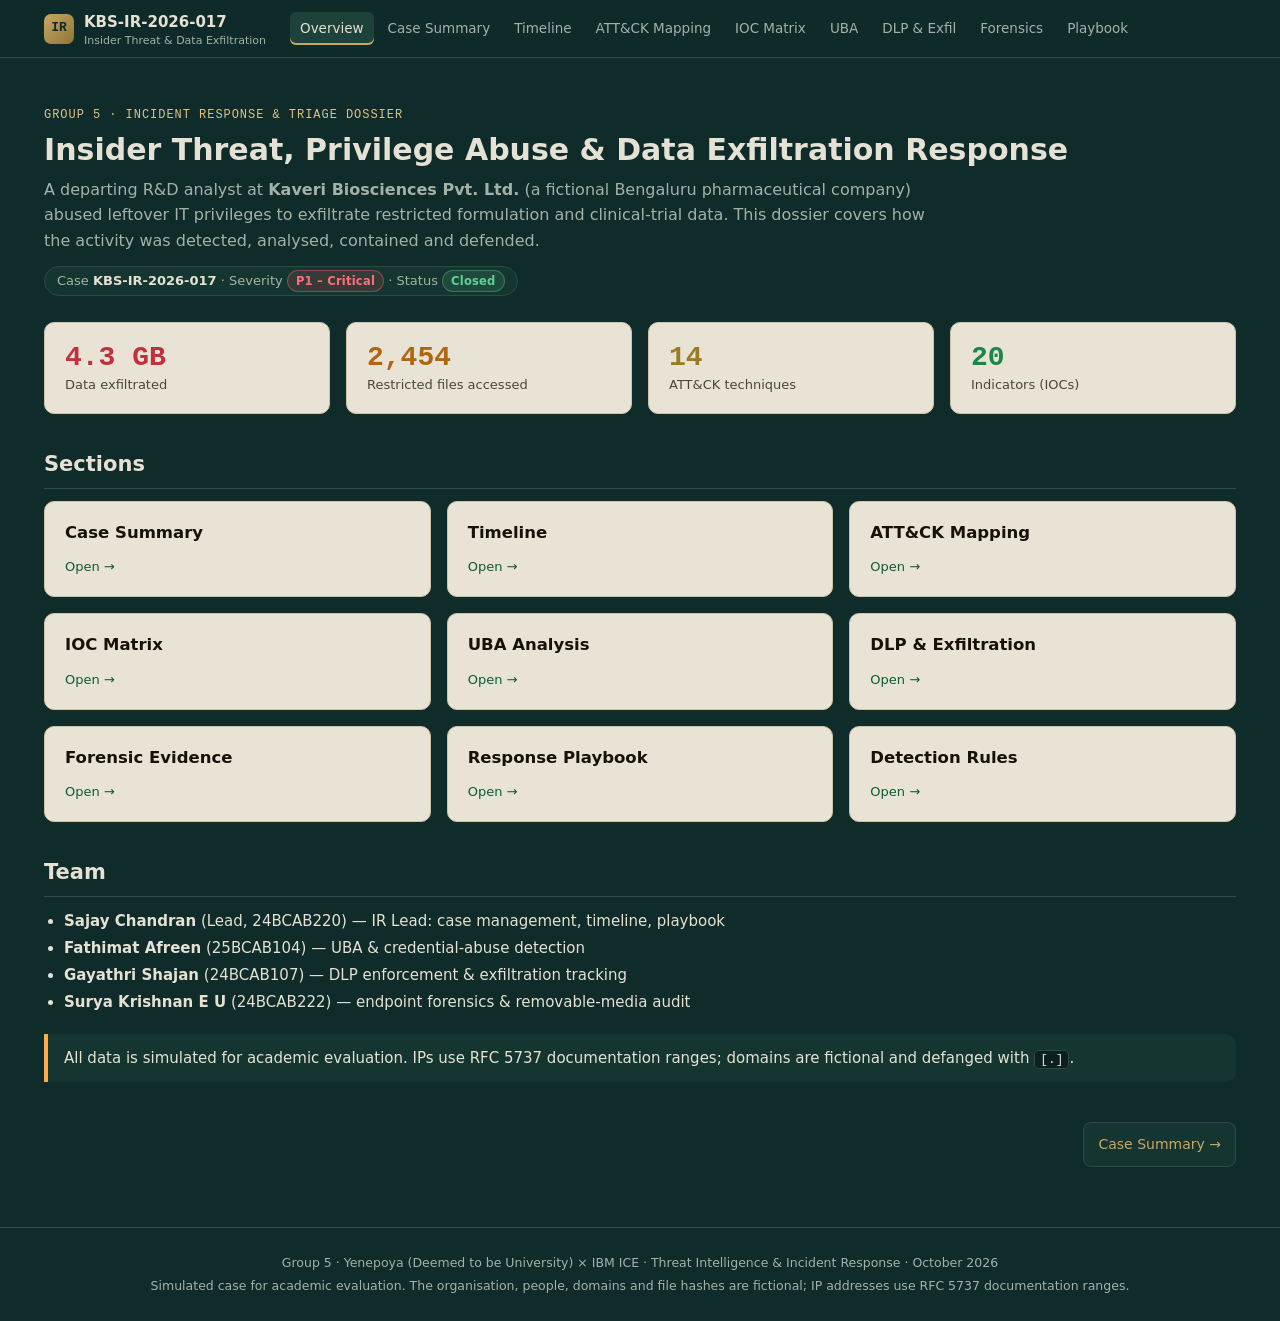
<file: index.html>
<!DOCTYPE html>
<html lang="en">
<head>
  <meta charset="UTF-8">
  <meta name="viewport" content="width=device-width, initial-scale=1.0">
  <meta name="description" content="Group 5 incident response dossier: insider threat, privilege abuse and data exfiltration (Case KBS-IR-2026-017).">
  <title>Overview · KBS-IR-2026-017 · Group 5</title>
  <link rel="stylesheet" href="style.css">
</head>
<body data-page="home">
  <header class="topbar">
    <div class="topbar-inner">
      <a class="brand" href="index.html">
        <span class="brand-mark">IR</span>
        <span>KBS-IR-2026-017<small>Insider Threat &amp; Data Exfiltration</small></span>
      </a>
      <nav class="nav" aria-label="Dossier sections">
        <a href="index.html" data-page="home">Overview</a>
        <a href="dossier/case-summary.html" data-page="summary">Case Summary</a>
        <a href="dossier/timeline.html" data-page="timeline">Timeline</a>
        <a href="dossier/attack-mapping.html" data-page="attack">ATT&amp;CK Mapping</a>
        <a href="indicators/ioc-matrix.html" data-page="iocs">IOC Matrix</a>
        <a href="dossier/uba-analysis.html" data-page="uba">UBA</a>
        <a href="dossier/dlp-exfiltration.html" data-page="dlp">DLP &amp; Exfil</a>
        <a href="dossier/forensic-evidence.html" data-page="forensics">Forensics</a>
        <a href="dossier/playbook.html" data-page="playbook">Playbook</a>
      </nav>
    </div>
  </header>

  <main class="container">

    <section class="page-head" style="margin-top:20px">
      <div class="eyebrow">Group 5 · Incident Response &amp; Triage Dossier</div>
      <h1>Insider Threat, Privilege Abuse &amp; Data Exfiltration Response</h1>
      <p class="lead">A departing R&amp;D analyst at <b>Kaveri Biosciences Pvt. Ltd.</b> (a fictional Bengaluru pharmaceutical
      company) abused leftover IT privileges to exfiltrate restricted formulation and clinical-trial data. This dossier covers how
      the activity was detected, analysed, contained and defended.</p>
      <span class="owner">Case <b>KBS-IR-2026-017</b> · Severity <span class="badge b-crit">P1 – Critical</span> · Status <span class="badge b-low">Closed</span></span>
    </section>

    <section class="grid grid-4">
      <div class="card stat crit"><div class="num">4.3 GB</div><div class="label">Data exfiltrated</div></div>
      <div class="card stat high"><div class="num">2,454</div><div class="label">Restricted files accessed</div></div>
      <div class="card stat info"><div class="num">14</div><div class="label">ATT&amp;CK techniques</div></div>
      <div class="card stat ok"><div class="num">20</div><div class="label">Indicators (IOCs)</div></div>
    </section>

    <h2>Sections</h2>
    <div class="grid grid-3">
      <a class="card" href="dossier/case-summary.html"><h3>Case Summary</h3><span class="go">Open →</span></a>
      <a class="card" href="dossier/timeline.html"><h3>Timeline</h3><span class="go">Open →</span></a>
      <a class="card" href="dossier/attack-mapping.html"><h3>ATT&amp;CK Mapping</h3><span class="go">Open →</span></a>
      <a class="card" href="indicators/ioc-matrix.html"><h3>IOC Matrix</h3><span class="go">Open →</span></a>
      <a class="card" href="dossier/uba-analysis.html"><h3>UBA Analysis</h3><span class="go">Open →</span></a>
      <a class="card" href="dossier/dlp-exfiltration.html"><h3>DLP &amp; Exfiltration</h3><span class="go">Open →</span></a>
      <a class="card" href="dossier/forensic-evidence.html"><h3>Forensic Evidence</h3><span class="go">Open →</span></a>
      <a class="card" href="dossier/playbook.html"><h3>Response Playbook</h3><span class="go">Open →</span></a>
      <a class="card" href="indicators/detections.yml"><h3>Detection Rules</h3><span class="go">Open →</span></a>
    </div>

    <h2>Team</h2>
    <ul class="tight">
      <li><b>Sajay Chandran</b> (Lead, 24BCAB220) — IR Lead: case management, timeline, playbook</li>
      <li><b>Fathimat Afreen</b> (25BCAB104) — UBA &amp; credential-abuse detection</li>
      <li><b>Gayathri Shajan</b> (24BCAB107) — DLP enforcement &amp; exfiltration tracking</li>
      <li><b>Surya Krishnan E U</b> (24BCAB222) — endpoint forensics &amp; removable-media audit</li>
    </ul>

    <p class="callout warn" style="margin-top:20px">All data is simulated for academic evaluation. IPs use RFC 5737 documentation
    ranges; domains are fictional and defanged with <code>[.]</code>.</p>

    <div class="pager"><span></span><a href="dossier/case-summary.html">Case Summary &rarr;</a></div>
  </main>

  <footer class="footer">
    <p>Group 5 · Yenepoya (Deemed to be University) × IBM ICE · Threat Intelligence &amp; Incident Response · October 2026</p>
    <p>Simulated case for academic evaluation. The organisation, people, domains and file hashes are fictional; IP addresses use RFC 5737 documentation ranges.</p>
  </footer>
  <script src="script.js"></script>
</body>
</html>
</file>
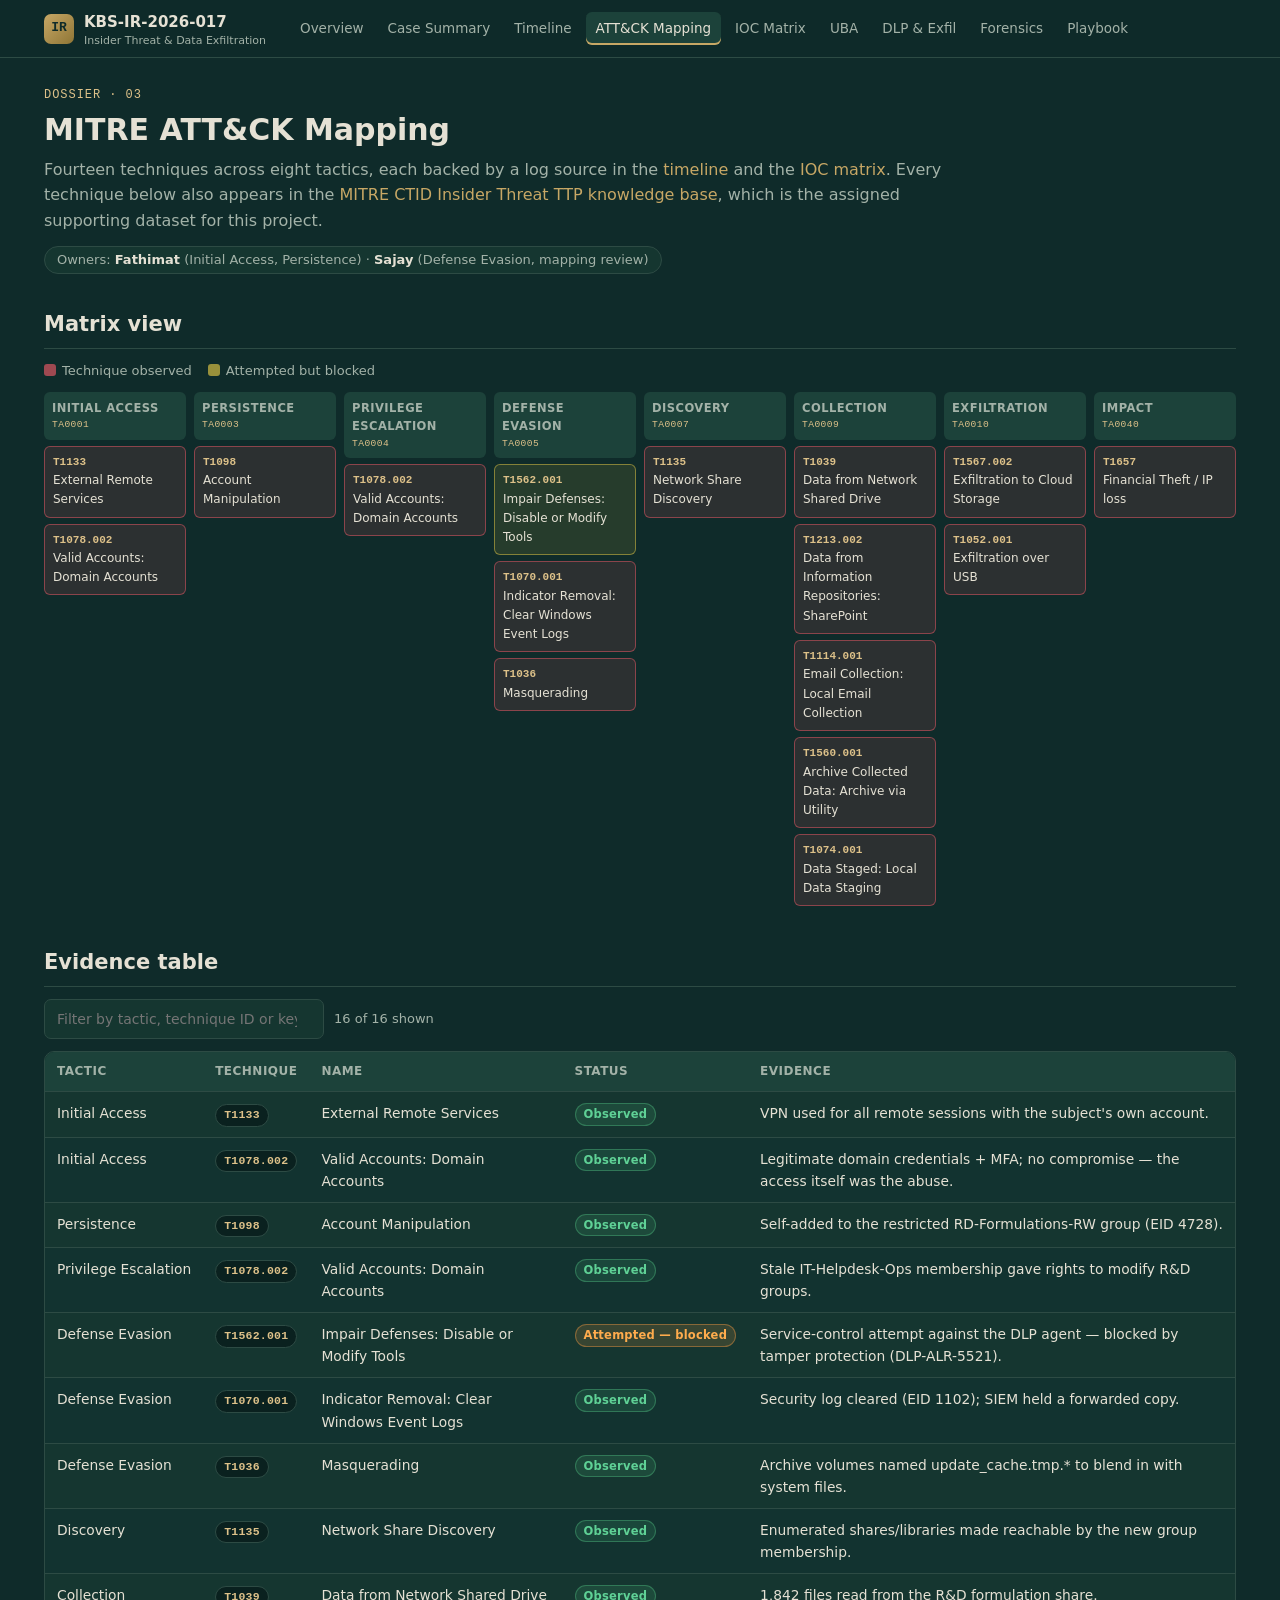
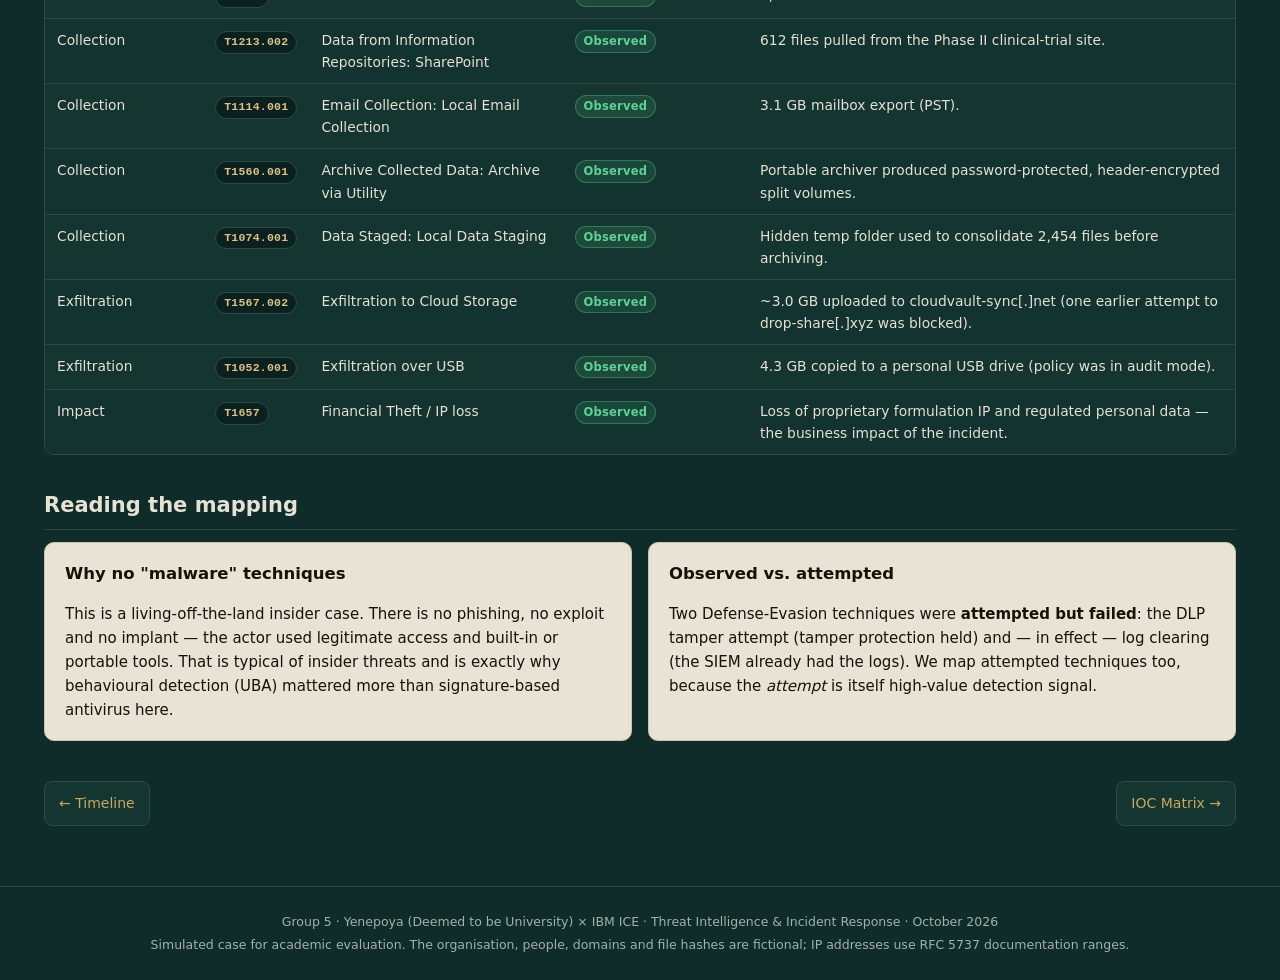
<file: dossier/attack-mapping.html>
<!DOCTYPE html>
<html lang="en">
<head>
  <meta charset="UTF-8">
  <meta name="viewport" content="width=device-width, initial-scale=1.0">
  <meta name="description" content="Group 5 incident response dossier: insider threat, privilege abuse and data exfiltration (Case KBS-IR-2026-017).">
  <title>ATT&CK Mapping · KBS-IR-2026-017 · Group 5</title>
  <link rel="stylesheet" href="../style.css">
</head>
<body data-page="attack">
  <header class="topbar">
    <div class="topbar-inner">
      <a class="brand" href="../index.html">
        <span class="brand-mark">IR</span>
        <span>KBS-IR-2026-017<small>Insider Threat &amp; Data Exfiltration</small></span>
      </a>
      <nav class="nav" aria-label="Dossier sections">
        <a href="../index.html" data-page="home">Overview</a>
        <a href="../dossier/case-summary.html" data-page="summary">Case Summary</a>
        <a href="../dossier/timeline.html" data-page="timeline">Timeline</a>
        <a href="../dossier/attack-mapping.html" data-page="attack">ATT&amp;CK Mapping</a>
        <a href="../indicators/ioc-matrix.html" data-page="iocs">IOC Matrix</a>
        <a href="../dossier/uba-analysis.html" data-page="uba">UBA</a>
        <a href="../dossier/dlp-exfiltration.html" data-page="dlp">DLP &amp; Exfil</a>
        <a href="../dossier/forensic-evidence.html" data-page="forensics">Forensics</a>
        <a href="../dossier/playbook.html" data-page="playbook">Playbook</a>
      </nav>
    </div>
  </header>

  <main class="container">

    <section class="page-head">
      <div class="eyebrow">Dossier · 03</div>
      <h1>MITRE ATT&amp;CK Mapping</h1>
      <p class="lead">Fourteen techniques across eight tactics, each backed by a log source in the <a href="timeline.html">timeline</a>
      and the <a href="../indicators/ioc-matrix.html">IOC matrix</a>. Every technique below also appears in the
      <a href="https://github.com/center-for-threat-informed-defense/insider-threat-ttp-kb" target="_blank" rel="noopener">MITRE CTID
      Insider Threat TTP knowledge base</a>, which is the assigned supporting dataset for this project.</p>
      <span class="owner">Owners: <b>Fathimat</b> (Initial Access, Persistence) · <b>Sajay</b> (Defense Evasion, mapping review)</span>
    </section>

    <h2>Matrix view</h2>
    <div class="legend">
      <span><i style="background:rgba(255,93,108,.6)"></i>Technique observed</span>
      <span><i style="background:rgba(245,213,71,.6)"></i>Attempted but blocked</span>
    </div>
    <div class="matrix"><div class="col"><h4>Initial Access<small>TA0001</small></h4><span class="tech"><b>T1133</b>External Remote Services</span><span class="tech"><b>T1078.002</b>Valid Accounts: Domain Accounts</span></div><div class="col"><h4>Persistence<small>TA0003</small></h4><span class="tech"><b>T1098</b>Account Manipulation</span></div><div class="col"><h4>Privilege Escalation<small>TA0004</small></h4><span class="tech"><b>T1078.002</b>Valid Accounts: Domain Accounts</span></div><div class="col"><h4>Defense Evasion<small>TA0005</small></h4><span class="tech attempted"><b>T1562.001</b>Impair Defenses: Disable or Modify Tools</span><span class="tech"><b>T1070.001</b>Indicator Removal: Clear Windows Event Logs</span><span class="tech"><b>T1036</b>Masquerading</span></div><div class="col"><h4>Discovery<small>TA0007</small></h4><span class="tech"><b>T1135</b>Network Share Discovery</span></div><div class="col"><h4>Collection<small>TA0009</small></h4><span class="tech"><b>T1039</b>Data from Network Shared Drive</span><span class="tech"><b>T1213.002</b>Data from Information Repositories: SharePoint</span><span class="tech"><b>T1114.001</b>Email Collection: Local Email Collection</span><span class="tech"><b>T1560.001</b>Archive Collected Data: Archive via Utility</span><span class="tech"><b>T1074.001</b>Data Staged: Local Data Staging</span></div><div class="col"><h4>Exfiltration<small>TA0010</small></h4><span class="tech"><b>T1567.002</b>Exfiltration to Cloud Storage</span><span class="tech"><b>T1052.001</b>Exfiltration over USB</span></div><div class="col"><h4>Impact<small>TA0040</small></h4><span class="tech"><b>T1657</b>Financial Theft / IP loss</span></div></div>

    <h2>Evidence table</h2>
    <div class="toolbar" data-table-filter="attackTable">
      <input type="search" placeholder="Filter by tactic, technique ID or keyword…" aria-label="Filter techniques">
      <span class="count"></span>
    </div>
    <div class="table-wrap">
      <table id="attackTable">
        <thead><tr><th>Tactic</th><th>Technique</th><th>Name</th><th>Status</th><th>Evidence</th></tr></thead>
        <tbody>
          <tr><td class='nowrap'>Initial Access</td><td class='nowrap'><a class="badge b-tech" href="https://attack.mitre.org/techniques/T1133/" target="_blank" rel="noopener">T1133</a></td><td>External Remote Services</td><td><span class="badge b-low">Observed</span></td><td>VPN used for all remote sessions with the subject's own account.</td></tr>
<tr><td class='nowrap'>Initial Access</td><td class='nowrap'><a class="badge b-tech" href="https://attack.mitre.org/techniques/T1078/002/" target="_blank" rel="noopener">T1078.002</a></td><td>Valid Accounts: Domain Accounts</td><td><span class="badge b-low">Observed</span></td><td>Legitimate domain credentials + MFA; no compromise — the access itself was the abuse.</td></tr>
<tr><td class='nowrap'>Persistence</td><td class='nowrap'><a class="badge b-tech" href="https://attack.mitre.org/techniques/T1098/" target="_blank" rel="noopener">T1098</a></td><td>Account Manipulation</td><td><span class="badge b-low">Observed</span></td><td>Self-added to the restricted RD-Formulations-RW group (EID 4728).</td></tr>
<tr><td class='nowrap'>Privilege Escalation</td><td class='nowrap'><a class="badge b-tech" href="https://attack.mitre.org/techniques/T1078/002/" target="_blank" rel="noopener">T1078.002</a></td><td>Valid Accounts: Domain Accounts</td><td><span class="badge b-low">Observed</span></td><td>Stale IT-Helpdesk-Ops membership gave rights to modify R&D groups.</td></tr>
<tr><td class='nowrap'>Defense Evasion</td><td class='nowrap'><a class="badge b-tech" href="https://attack.mitre.org/techniques/T1562/001/" target="_blank" rel="noopener">T1562.001</a></td><td>Impair Defenses: Disable or Modify Tools</td><td><span class="badge b-high">Attempted — blocked</span></td><td>Service-control attempt against the DLP agent — blocked by tamper protection (DLP-ALR-5521).</td></tr>
<tr><td class='nowrap'>Defense Evasion</td><td class='nowrap'><a class="badge b-tech" href="https://attack.mitre.org/techniques/T1070/001/" target="_blank" rel="noopener">T1070.001</a></td><td>Indicator Removal: Clear Windows Event Logs</td><td><span class="badge b-low">Observed</span></td><td>Security log cleared (EID 1102); SIEM held a forwarded copy.</td></tr>
<tr><td class='nowrap'>Defense Evasion</td><td class='nowrap'><a class="badge b-tech" href="https://attack.mitre.org/techniques/T1036/" target="_blank" rel="noopener">T1036</a></td><td>Masquerading</td><td><span class="badge b-low">Observed</span></td><td>Archive volumes named update_cache.tmp.* to blend in with system files.</td></tr>
<tr><td class='nowrap'>Discovery</td><td class='nowrap'><a class="badge b-tech" href="https://attack.mitre.org/techniques/T1135/" target="_blank" rel="noopener">T1135</a></td><td>Network Share Discovery</td><td><span class="badge b-low">Observed</span></td><td>Enumerated shares/libraries made reachable by the new group membership.</td></tr>
<tr><td class='nowrap'>Collection</td><td class='nowrap'><a class="badge b-tech" href="https://attack.mitre.org/techniques/T1039/" target="_blank" rel="noopener">T1039</a></td><td>Data from Network Shared Drive</td><td><span class="badge b-low">Observed</span></td><td>1,842 files read from the R&D formulation share.</td></tr>
<tr><td class='nowrap'>Collection</td><td class='nowrap'><a class="badge b-tech" href="https://attack.mitre.org/techniques/T1213/002/" target="_blank" rel="noopener">T1213.002</a></td><td>Data from Information Repositories: SharePoint</td><td><span class="badge b-low">Observed</span></td><td>612 files pulled from the Phase II clinical-trial site.</td></tr>
<tr><td class='nowrap'>Collection</td><td class='nowrap'><a class="badge b-tech" href="https://attack.mitre.org/techniques/T1114/001/" target="_blank" rel="noopener">T1114.001</a></td><td>Email Collection: Local Email Collection</td><td><span class="badge b-low">Observed</span></td><td>3.1 GB mailbox export (PST).</td></tr>
<tr><td class='nowrap'>Collection</td><td class='nowrap'><a class="badge b-tech" href="https://attack.mitre.org/techniques/T1560/001/" target="_blank" rel="noopener">T1560.001</a></td><td>Archive Collected Data: Archive via Utility</td><td><span class="badge b-low">Observed</span></td><td>Portable archiver produced password-protected, header-encrypted split volumes.</td></tr>
<tr><td class='nowrap'>Collection</td><td class='nowrap'><a class="badge b-tech" href="https://attack.mitre.org/techniques/T1074/001/" target="_blank" rel="noopener">T1074.001</a></td><td>Data Staged: Local Data Staging</td><td><span class="badge b-low">Observed</span></td><td>Hidden temp folder used to consolidate 2,454 files before archiving.</td></tr>
<tr><td class='nowrap'>Exfiltration</td><td class='nowrap'><a class="badge b-tech" href="https://attack.mitre.org/techniques/T1567/002/" target="_blank" rel="noopener">T1567.002</a></td><td>Exfiltration to Cloud Storage</td><td><span class="badge b-low">Observed</span></td><td>~3.0 GB uploaded to cloudvault-sync[.]net (one earlier attempt to drop-share[.]xyz was blocked).</td></tr>
<tr><td class='nowrap'>Exfiltration</td><td class='nowrap'><a class="badge b-tech" href="https://attack.mitre.org/techniques/T1052/001/" target="_blank" rel="noopener">T1052.001</a></td><td>Exfiltration over USB</td><td><span class="badge b-low">Observed</span></td><td>4.3 GB copied to a personal USB drive (policy was in audit mode).</td></tr>
<tr><td class='nowrap'>Impact</td><td class='nowrap'><a class="badge b-tech" href="https://attack.mitre.org/techniques/T1657/" target="_blank" rel="noopener">T1657</a></td><td>Financial Theft / IP loss</td><td><span class="badge b-low">Observed</span></td><td>Loss of proprietary formulation IP and regulated personal data — the business impact of the incident.</td></tr>
        </tbody>
      </table>
    </div>

    <h2>Reading the mapping</h2>
    <div class="grid grid-2">
      <div class="card"><h3>Why no "malware" techniques</h3><p>This is a living-off-the-land insider case. There is no phishing, no
      exploit and no implant — the actor used legitimate access and built-in or portable tools. That is typical of insider threats and
      is exactly why behavioural detection (UBA) mattered more than signature-based antivirus here.</p></div>
      <div class="card"><h3>Observed vs. attempted</h3><p>Two Defense-Evasion techniques were <b>attempted but failed</b>: the DLP
      tamper attempt (tamper protection held) and — in effect — log clearing (the SIEM already had the logs). We map attempted
      techniques too, because the <i>attempt</i> is itself high-value detection signal.</p></div>
    </div>

    <div class="pager"><a href="../dossier/timeline.html">&larr; Timeline</a><a href="../indicators/ioc-matrix.html">IOC Matrix &rarr;</a></div>
  </main>

  <footer class="footer">
    <p>Group 5 · Yenepoya (Deemed to be University) × IBM ICE · Threat Intelligence &amp; Incident Response · October 2026</p>
    <p>Simulated case for academic evaluation. The organisation, people, domains and file hashes are fictional; IP addresses use RFC 5737 documentation ranges.</p>
  </footer>
  <script src="../script.js"></script>
</body>
</html>
</file>
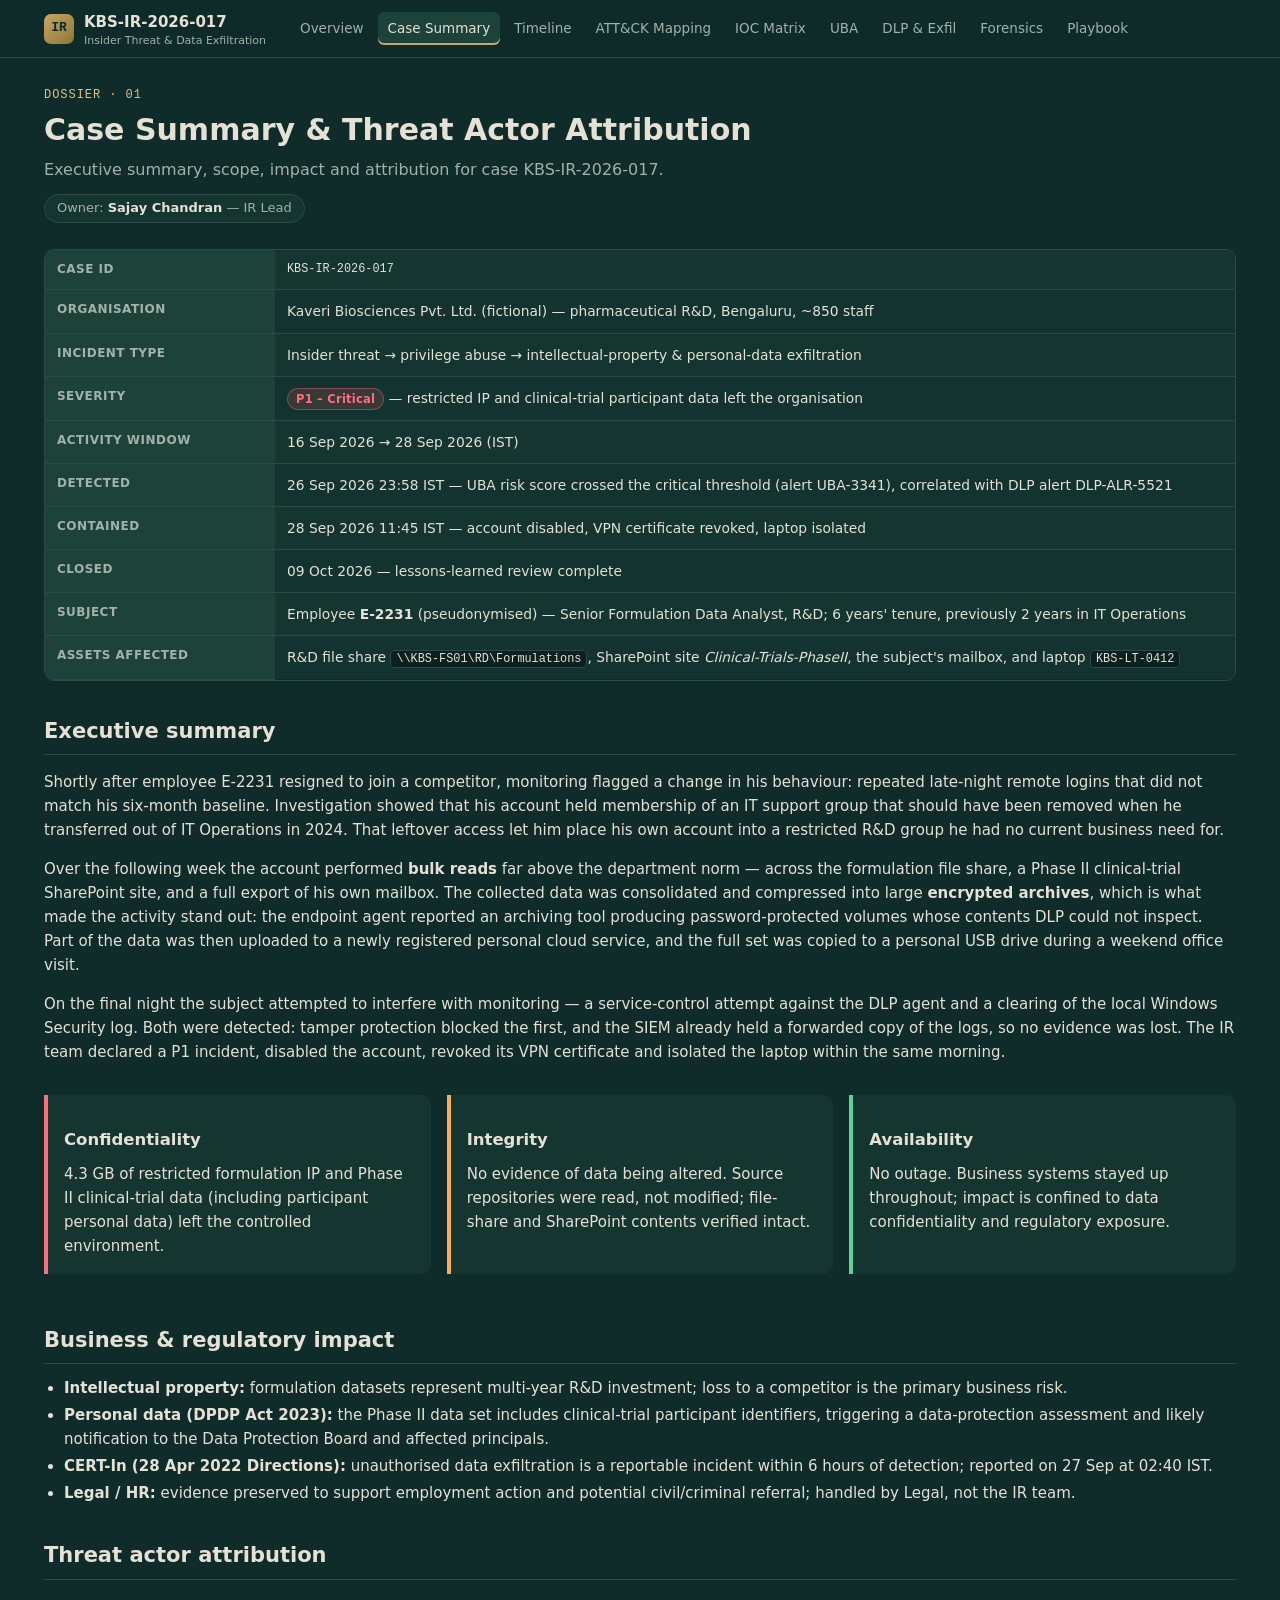
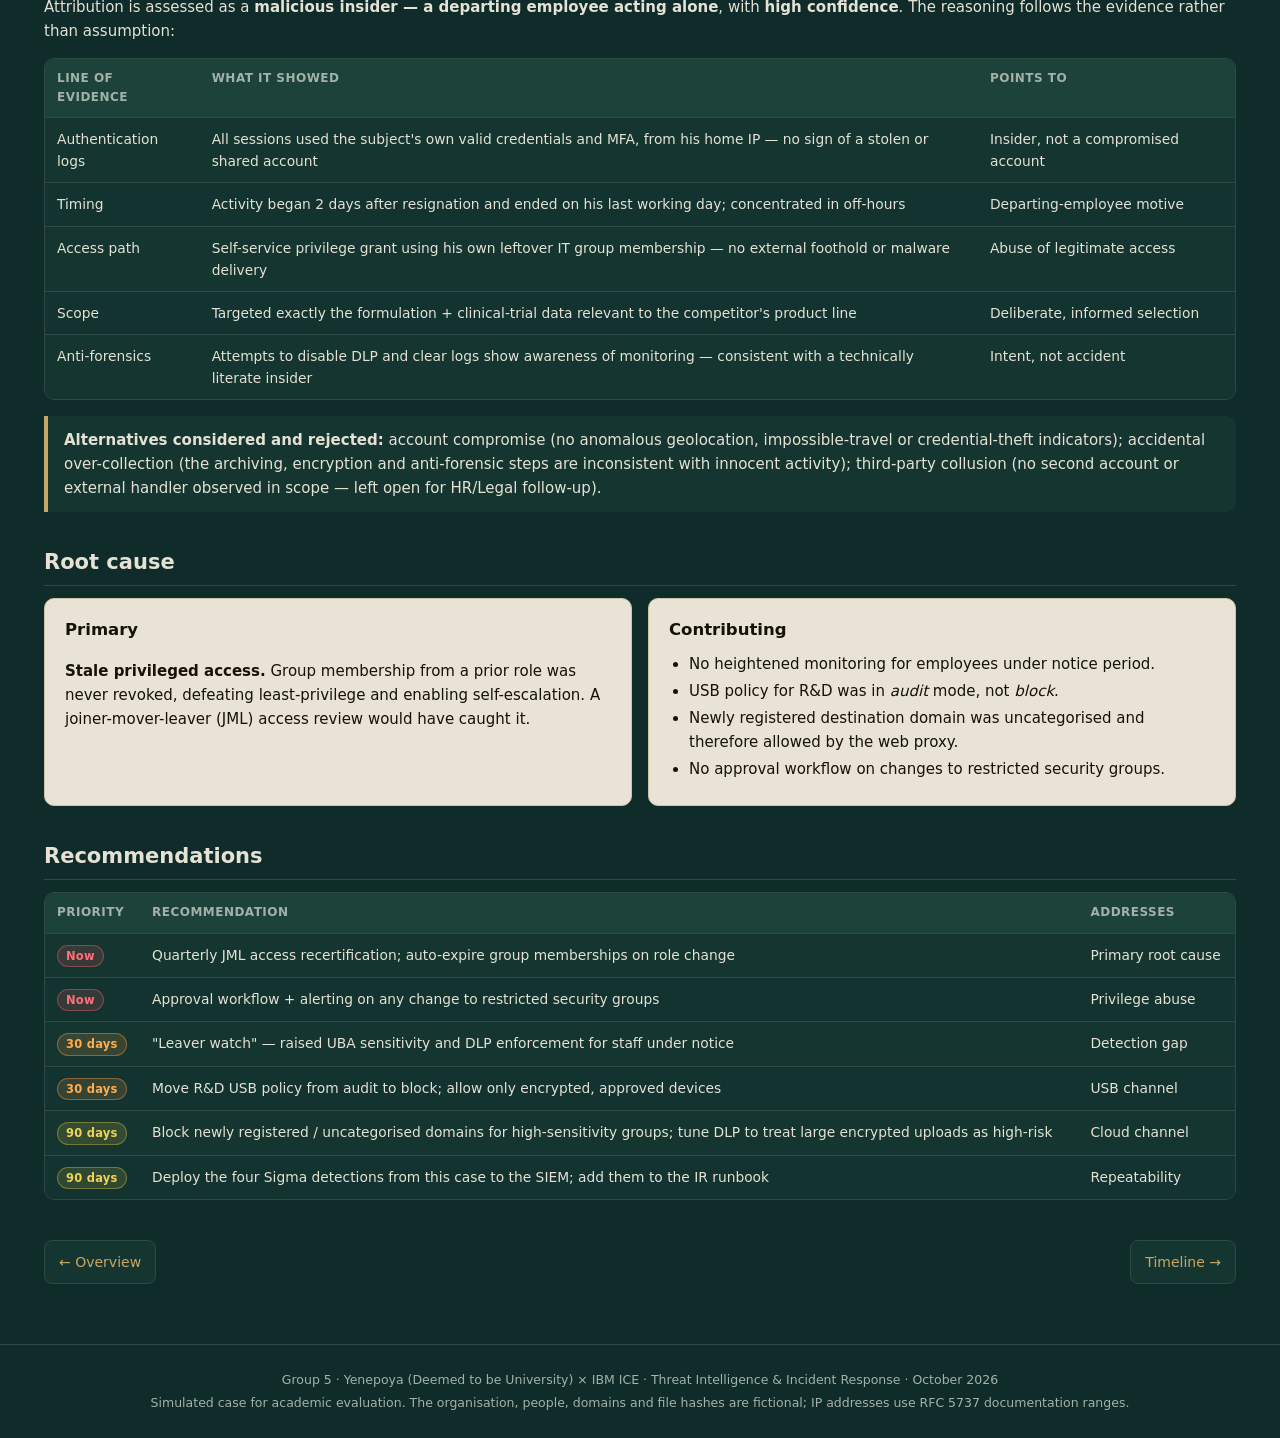
<file: dossier/case-summary.html>
<!DOCTYPE html>
<html lang="en">
<head>
  <meta charset="UTF-8">
  <meta name="viewport" content="width=device-width, initial-scale=1.0">
  <meta name="description" content="Group 5 incident response dossier: insider threat, privilege abuse and data exfiltration (Case KBS-IR-2026-017).">
  <title>Case Summary · KBS-IR-2026-017 · Group 5</title>
  <link rel="stylesheet" href="../style.css">
</head>
<body data-page="summary">
  <header class="topbar">
    <div class="topbar-inner">
      <a class="brand" href="../index.html">
        <span class="brand-mark">IR</span>
        <span>KBS-IR-2026-017<small>Insider Threat &amp; Data Exfiltration</small></span>
      </a>
      <nav class="nav" aria-label="Dossier sections">
        <a href="../index.html" data-page="home">Overview</a>
        <a href="../dossier/case-summary.html" data-page="summary">Case Summary</a>
        <a href="../dossier/timeline.html" data-page="timeline">Timeline</a>
        <a href="../dossier/attack-mapping.html" data-page="attack">ATT&amp;CK Mapping</a>
        <a href="../indicators/ioc-matrix.html" data-page="iocs">IOC Matrix</a>
        <a href="../dossier/uba-analysis.html" data-page="uba">UBA</a>
        <a href="../dossier/dlp-exfiltration.html" data-page="dlp">DLP &amp; Exfil</a>
        <a href="../dossier/forensic-evidence.html" data-page="forensics">Forensics</a>
        <a href="../dossier/playbook.html" data-page="playbook">Playbook</a>
      </nav>
    </div>
  </header>

  <main class="container">

    <section class="page-head">
      <div class="eyebrow">Dossier · 01</div>
      <h1>Case Summary &amp; Threat Actor Attribution</h1>
      <p class="lead">Executive summary, scope, impact and attribution for case KBS-IR-2026-017.</p>
      <span class="owner">Owner: <b>Sajay Chandran</b> — IR Lead</span>
    </section>

    <div class="table-wrap">
      <table>
        <tbody>
          <tr><th style="width:230px">Case ID</th><td class="mono">KBS-IR-2026-017</td></tr>
          <tr><th>Organisation</th><td>Kaveri Biosciences Pvt. Ltd. (fictional) — pharmaceutical R&amp;D, Bengaluru, ~850 staff</td></tr>
          <tr><th>Incident type</th><td>Insider threat → privilege abuse → intellectual-property &amp; personal-data exfiltration</td></tr>
          <tr><th>Severity</th><td><span class="badge b-crit">P1 – Critical</span> — restricted IP and clinical-trial participant data left the organisation</td></tr>
          <tr><th>Activity window</th><td>16 Sep 2026 → 28 Sep 2026 (IST)</td></tr>
          <tr><th>Detected</th><td>26 Sep 2026 23:58 IST — UBA risk score crossed the critical threshold (alert UBA-3341), correlated with DLP alert DLP-ALR-5521</td></tr>
          <tr><th>Contained</th><td>28 Sep 2026 11:45 IST — account disabled, VPN certificate revoked, laptop isolated</td></tr>
          <tr><th>Closed</th><td>09 Oct 2026 — lessons-learned review complete</td></tr>
          <tr><th>Subject</th><td>Employee <b>E-2231</b> (pseudonymised) — Senior Formulation Data Analyst, R&amp;D; 6 years' tenure, previously 2 years in IT Operations</td></tr>
          <tr><th>Assets affected</th><td>R&amp;D file share <code>\\KBS-FS01\RD\Formulations</code>, SharePoint site <i>Clinical-Trials-PhaseII</i>, the subject's mailbox, and laptop <code>KBS-LT-0412</code></td></tr>
        </tbody>
      </table>
    </div>

    <h2>Executive summary</h2>
    <p>Shortly after employee E-2231 resigned to join a competitor, monitoring flagged a change in his behaviour: repeated
    late-night remote logins that did not match his six-month baseline. Investigation showed that his account held membership of an
    IT support group that should have been removed when he transferred out of IT Operations in 2024. That leftover access let him
    place his own account into a restricted R&amp;D group he had no current business need for.</p>
    <p>Over the following week the account performed <b>bulk reads</b> far above the department norm — across the formulation file
    share, a Phase II clinical-trial SharePoint site, and a full export of his own mailbox. The collected data was consolidated and
    compressed into large <b>encrypted archives</b>, which is what made the activity stand out: the endpoint agent reported an
    archiving tool producing password-protected volumes whose contents DLP could not inspect. Part of the data was then uploaded to a
    newly registered personal cloud service, and the full set was copied to a personal USB drive during a weekend office visit.</p>
    <p>On the final night the subject attempted to interfere with monitoring — a service-control attempt against the DLP agent and a
    clearing of the local Windows Security log. Both were detected: tamper protection blocked the first, and the SIEM already held a
    forwarded copy of the logs, so no evidence was lost. The IR team declared a P1 incident, disabled the account, revoked its VPN
    certificate and isolated the laptop within the same morning.</p>

    <div class="grid grid-3">
      <div class="callout crit"><h3>Confidentiality</h3><p>4.3 GB of restricted formulation IP and Phase II clinical-trial data (including participant personal data) left the controlled environment.</p></div>
      <div class="callout warn"><h3>Integrity</h3><p>No evidence of data being altered. Source repositories were read, not modified; file-share and SharePoint contents verified intact.</p></div>
      <div class="callout ok"><h3>Availability</h3><p>No outage. Business systems stayed up throughout; impact is confined to data confidentiality and regulatory exposure.</p></div>
    </div>

    <h2>Business &amp; regulatory impact</h2>
    <ul class="tight">
      <li><b>Intellectual property:</b> formulation datasets represent multi-year R&amp;D investment; loss to a competitor is the primary business risk.</li>
      <li><b>Personal data (DPDP Act 2023):</b> the Phase II data set includes clinical-trial participant identifiers, triggering a data-protection assessment and likely notification to the Data Protection Board and affected principals.</li>
      <li><b>CERT-In (28 Apr 2022 Directions):</b> unauthorised data exfiltration is a reportable incident within 6 hours of detection; reported on 27 Sep at 02:40 IST.</li>
      <li><b>Legal / HR:</b> evidence preserved to support employment action and potential civil/criminal referral; handled by Legal, not the IR team.</li>
    </ul>

    <h2>Threat actor attribution</h2>
    <p>Attribution is assessed as a <b>malicious insider — a departing employee acting alone</b>, with <b>high confidence</b>. The
    reasoning follows the evidence rather than assumption:</p>
    <div class="table-wrap">
      <table>
        <thead><tr><th>Line of evidence</th><th>What it showed</th><th>Points to</th></tr></thead>
        <tbody>
          <tr><td>Authentication logs</td><td>All sessions used the subject's own valid credentials and MFA, from his home IP — no sign of a stolen or shared account</td><td>Insider, not a compromised account</td></tr>
          <tr><td>Timing</td><td>Activity began 2 days after resignation and ended on his last working day; concentrated in off-hours</td><td>Departing-employee motive</td></tr>
          <tr><td>Access path</td><td>Self-service privilege grant using his own leftover IT group membership — no external foothold or malware delivery</td><td>Abuse of legitimate access</td></tr>
          <tr><td>Scope</td><td>Targeted exactly the formulation + clinical-trial data relevant to the competitor's product line</td><td>Deliberate, informed selection</td></tr>
          <tr><td>Anti-forensics</td><td>Attempts to disable DLP and clear logs show awareness of monitoring — consistent with a technically literate insider</td><td>Intent, not accident</td></tr>
        </tbody>
      </table>
    </div>
    <p class="callout"><b>Alternatives considered and rejected:</b> account compromise (no anomalous geolocation, impossible-travel or
    credential-theft indicators); accidental over-collection (the archiving, encryption and anti-forensic steps are inconsistent with
    innocent activity); third-party collusion (no second account or external handler observed in scope — left open for HR/Legal follow-up).</p>

    <h2>Root cause</h2>
    <div class="grid grid-2">
      <div class="card"><h3>Primary</h3><p><b>Stale privileged access.</b> Group membership from a prior role was never revoked, defeating least-privilege and enabling self-escalation. A joiner-mover-leaver (JML) access review would have caught it.</p></div>
      <div class="card"><h3>Contributing</h3>
        <ul class="tight">
          <li>No heightened monitoring for employees under notice period.</li>
          <li>USB policy for R&amp;D was in <i>audit</i> mode, not <i>block</i>.</li>
          <li>Newly registered destination domain was uncategorised and therefore allowed by the web proxy.</li>
          <li>No approval workflow on changes to restricted security groups.</li>
        </ul>
      </div>
    </div>

    <h2>Recommendations</h2>
    <div class="table-wrap">
      <table>
        <thead><tr><th class="nowrap">Priority</th><th>Recommendation</th><th>Addresses</th></tr></thead>
        <tbody>
          <tr><td><span class="badge b-crit">Now</span></td><td>Quarterly JML access recertification; auto-expire group memberships on role change</td><td>Primary root cause</td></tr>
          <tr><td><span class="badge b-crit">Now</span></td><td>Approval workflow + alerting on any change to restricted security groups</td><td>Privilege abuse</td></tr>
          <tr><td><span class="badge b-high">30 days</span></td><td>"Leaver watch" — raised UBA sensitivity and DLP enforcement for staff under notice</td><td>Detection gap</td></tr>
          <tr><td><span class="badge b-high">30 days</span></td><td>Move R&amp;D USB policy from audit to block; allow only encrypted, approved devices</td><td>USB channel</td></tr>
          <tr><td><span class="badge b-med">90 days</span></td><td>Block newly registered / uncategorised domains for high-sensitivity groups; tune DLP to treat large encrypted uploads as high-risk</td><td>Cloud channel</td></tr>
          <tr><td><span class="badge b-med">90 days</span></td><td>Deploy the four Sigma detections from this case to the SIEM; add them to the IR runbook</td><td>Repeatability</td></tr>
        </tbody>
      </table>
    </div>

    <div class="pager"><a href="../index.html">&larr; Overview</a><a href="../dossier/timeline.html">Timeline &rarr;</a></div>
  </main>

  <footer class="footer">
    <p>Group 5 · Yenepoya (Deemed to be University) × IBM ICE · Threat Intelligence &amp; Incident Response · October 2026</p>
    <p>Simulated case for academic evaluation. The organisation, people, domains and file hashes are fictional; IP addresses use RFC 5737 documentation ranges.</p>
  </footer>
  <script src="../script.js"></script>
</body>
</html>
</file>
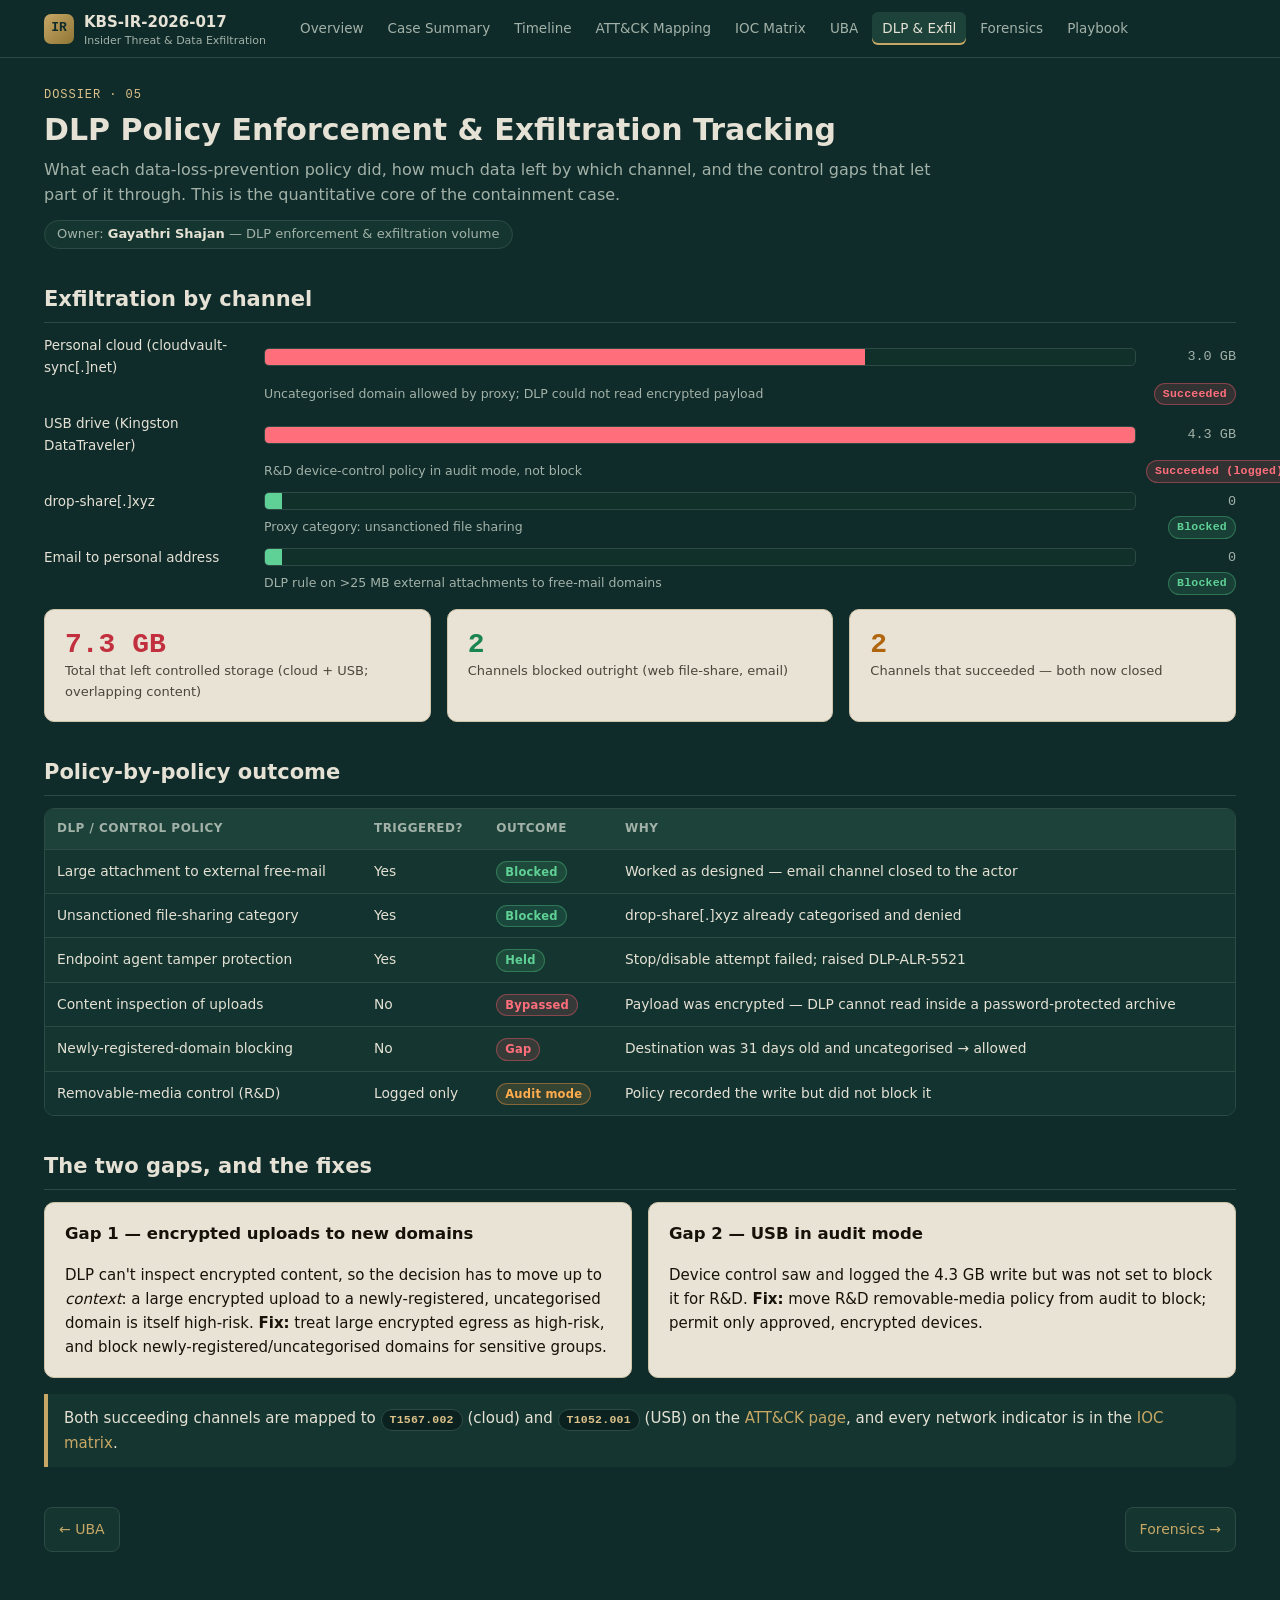
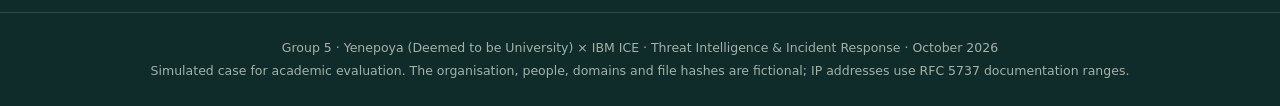
<file: dossier/dlp-exfiltration.html>
<!DOCTYPE html>
<html lang="en">
<head>
  <meta charset="UTF-8">
  <meta name="viewport" content="width=device-width, initial-scale=1.0">
  <meta name="description" content="Group 5 incident response dossier: insider threat, privilege abuse and data exfiltration (Case KBS-IR-2026-017).">
  <title>DLP & Exfil · KBS-IR-2026-017 · Group 5</title>
  <link rel="stylesheet" href="../style.css">
</head>
<body data-page="dlp">
  <header class="topbar">
    <div class="topbar-inner">
      <a class="brand" href="../index.html">
        <span class="brand-mark">IR</span>
        <span>KBS-IR-2026-017<small>Insider Threat &amp; Data Exfiltration</small></span>
      </a>
      <nav class="nav" aria-label="Dossier sections">
        <a href="../index.html" data-page="home">Overview</a>
        <a href="../dossier/case-summary.html" data-page="summary">Case Summary</a>
        <a href="../dossier/timeline.html" data-page="timeline">Timeline</a>
        <a href="../dossier/attack-mapping.html" data-page="attack">ATT&amp;CK Mapping</a>
        <a href="../indicators/ioc-matrix.html" data-page="iocs">IOC Matrix</a>
        <a href="../dossier/uba-analysis.html" data-page="uba">UBA</a>
        <a href="../dossier/dlp-exfiltration.html" data-page="dlp">DLP &amp; Exfil</a>
        <a href="../dossier/forensic-evidence.html" data-page="forensics">Forensics</a>
        <a href="../dossier/playbook.html" data-page="playbook">Playbook</a>
      </nav>
    </div>
  </header>

  <main class="container">

    <section class="page-head">
      <div class="eyebrow">Dossier · 05</div>
      <h1>DLP Policy Enforcement &amp; Exfiltration Tracking</h1>
      <p class="lead">What each data-loss-prevention policy did, how much data left by which channel, and the control gaps that let
      part of it through. This is the quantitative core of the containment case.</p>
      <span class="owner">Owner: <b>Gayathri Shajan</b> — DLP enforcement &amp; exfiltration volume</span>
    </section>

    <h2>Exfiltration by channel</h2>
    <div class="hbar"><div class="row"><div>Personal cloud (cloudvault-sync[.]net)</div><div class="track"><span class="crit" style="width:69%"></span></div><div class="v">3.0 GB</div></div><div class="row" style="margin-top:-4px"><div></div><div style="font-size:12.5px;color:var(--muted)">Uncategorised domain allowed by proxy; DLP could not read encrypted payload</div><div class="v"><span class="badge b-crit">Succeeded</span></div></div><div class="row"><div>USB drive (Kingston DataTraveler)</div><div class="track"><span class="crit" style="width:100%"></span></div><div class="v">4.3 GB</div></div><div class="row" style="margin-top:-4px"><div></div><div style="font-size:12.5px;color:var(--muted)">R&D device-control policy in audit mode, not block</div><div class="v"><span class="badge b-crit">Succeeded (logged)</span></div></div><div class="row"><div>drop-share[.]xyz</div><div class="track"><span class="ok" style="width:2%"></span></div><div class="v">0</div></div><div class="row" style="margin-top:-4px"><div></div><div style="font-size:12.5px;color:var(--muted)">Proxy category: unsanctioned file sharing</div><div class="v"><span class="badge b-low">Blocked</span></div></div><div class="row"><div>Email to personal address</div><div class="track"><span class="ok" style="width:2%"></span></div><div class="v">0</div></div><div class="row" style="margin-top:-4px"><div></div><div style="font-size:12.5px;color:var(--muted)">DLP rule on >25 MB external attachments to free-mail domains</div><div class="v"><span class="badge b-low">Blocked</span></div></div></div>
    <div class="grid grid-3" style="margin-top:14px">
      <div class="card stat crit"><div class="num">7.3 GB</div><div class="label">Total that left controlled storage (cloud + USB; overlapping content)</div></div>
      <div class="card stat ok"><div class="num">2</div><div class="label">Channels blocked outright (web file-share, email)</div></div>
      <div class="card stat high"><div class="num">2</div><div class="label">Channels that succeeded — both now closed</div></div>
    </div>

    <h2>Policy-by-policy outcome</h2>
    <div class="table-wrap">
      <table>
        <thead><tr><th>DLP / control policy</th><th>Triggered?</th><th>Outcome</th><th>Why</th></tr></thead>
        <tbody>
          <tr><td>Large attachment to external free-mail</td><td>Yes</td><td><span class="badge b-low">Blocked</span></td><td>Worked as designed — email channel closed to the actor</td></tr>
          <tr><td>Unsanctioned file-sharing category</td><td>Yes</td><td><span class="badge b-low">Blocked</span></td><td>drop-share[.]xyz already categorised and denied</td></tr>
          <tr><td>Endpoint agent tamper protection</td><td>Yes</td><td><span class="badge b-low">Held</span></td><td>Stop/disable attempt failed; raised DLP-ALR-5521</td></tr>
          <tr><td>Content inspection of uploads</td><td>No</td><td><span class="badge b-crit">Bypassed</span></td><td>Payload was encrypted — DLP cannot read inside a password-protected archive</td></tr>
          <tr><td>Newly-registered-domain blocking</td><td>No</td><td><span class="badge b-crit">Gap</span></td><td>Destination was 31 days old and uncategorised → allowed</td></tr>
          <tr><td>Removable-media control (R&amp;D)</td><td>Logged only</td><td><span class="badge b-high">Audit mode</span></td><td>Policy recorded the write but did not block it</td></tr>
        </tbody>
      </table>
    </div>

    <h2>The two gaps, and the fixes</h2>
    <div class="grid grid-2">
      <div class="card"><h3>Gap 1 — encrypted uploads to new domains</h3><p>DLP can't inspect encrypted content, so the decision has to move
      up to <i>context</i>: a large encrypted upload to a newly-registered, uncategorised domain is itself high-risk.
      <b>Fix:</b> treat large encrypted egress as high-risk, and block newly-registered/uncategorised domains for sensitive groups.</p></div>
      <div class="card"><h3>Gap 2 — USB in audit mode</h3><p>Device control saw and logged the 4.3 GB write but was not set to block it for
      R&D. <b>Fix:</b> move R&D removable-media policy from audit to block; permit only approved, encrypted devices.</p></div>
    </div>
    <p class="callout">Both succeeding channels are mapped to <a class="badge b-tech" href="https://attack.mitre.org/techniques/T1567/002/" target="_blank" rel="noopener">T1567.002</a> (cloud) and <a class="badge b-tech" href="https://attack.mitre.org/techniques/T1052/001/" target="_blank" rel="noopener">T1052.001</a> (USB) on the
    <a href="attack-mapping.html">ATT&amp;CK page</a>, and every network indicator is in the <a href="../indicators/ioc-matrix.html">IOC matrix</a>.</p>

    <div class="pager"><a href="../dossier/uba-analysis.html">&larr; UBA</a><a href="../dossier/forensic-evidence.html">Forensics &rarr;</a></div>
  </main>

  <footer class="footer">
    <p>Group 5 · Yenepoya (Deemed to be University) × IBM ICE · Threat Intelligence &amp; Incident Response · October 2026</p>
    <p>Simulated case for academic evaluation. The organisation, people, domains and file hashes are fictional; IP addresses use RFC 5737 documentation ranges.</p>
  </footer>
  <script src="../script.js"></script>
</body>
</html>
</file>
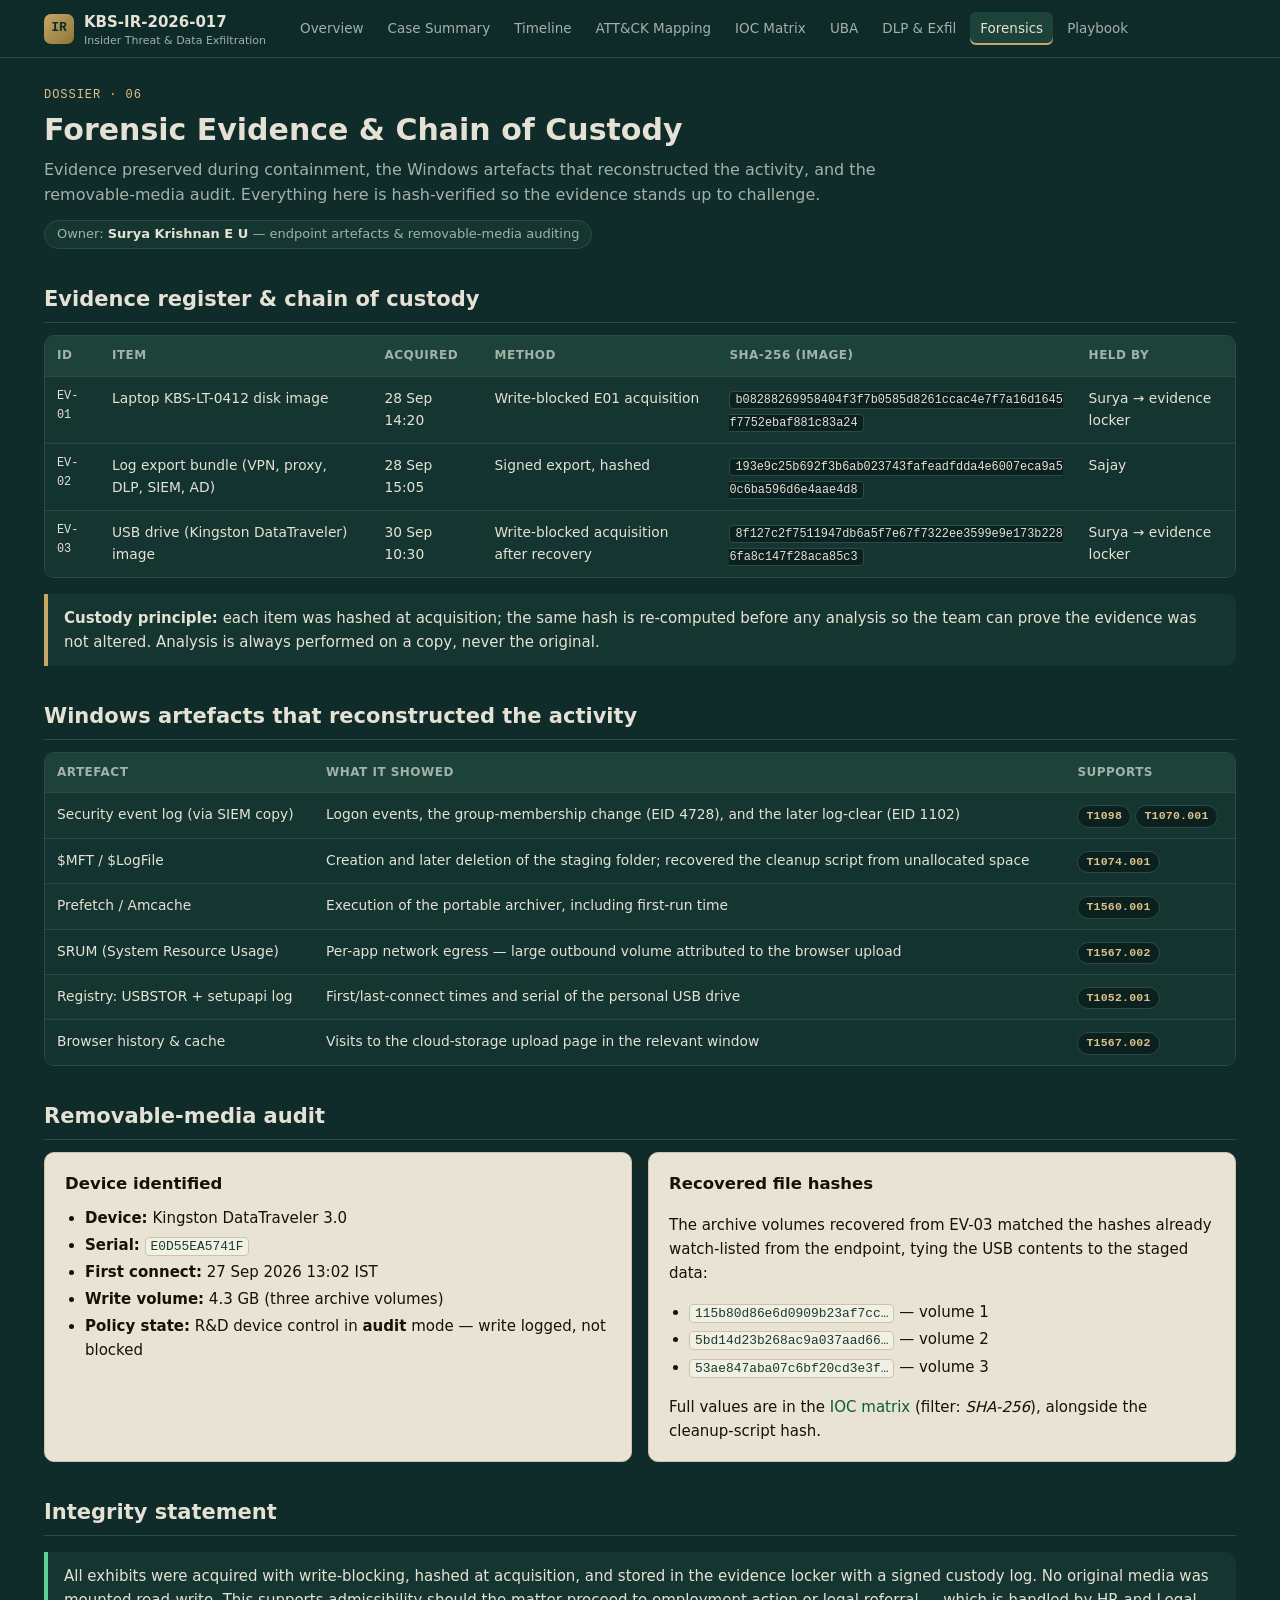
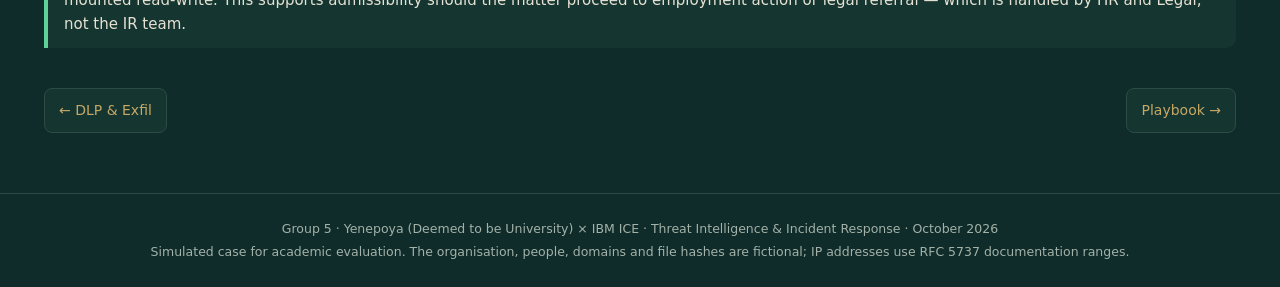
<file: dossier/forensic-evidence.html>
<!DOCTYPE html>
<html lang="en">
<head>
  <meta charset="UTF-8">
  <meta name="viewport" content="width=device-width, initial-scale=1.0">
  <meta name="description" content="Group 5 incident response dossier: insider threat, privilege abuse and data exfiltration (Case KBS-IR-2026-017).">
  <title>Forensics · KBS-IR-2026-017 · Group 5</title>
  <link rel="stylesheet" href="../style.css">
</head>
<body data-page="forensics">
  <header class="topbar">
    <div class="topbar-inner">
      <a class="brand" href="../index.html">
        <span class="brand-mark">IR</span>
        <span>KBS-IR-2026-017<small>Insider Threat &amp; Data Exfiltration</small></span>
      </a>
      <nav class="nav" aria-label="Dossier sections">
        <a href="../index.html" data-page="home">Overview</a>
        <a href="../dossier/case-summary.html" data-page="summary">Case Summary</a>
        <a href="../dossier/timeline.html" data-page="timeline">Timeline</a>
        <a href="../dossier/attack-mapping.html" data-page="attack">ATT&amp;CK Mapping</a>
        <a href="../indicators/ioc-matrix.html" data-page="iocs">IOC Matrix</a>
        <a href="../dossier/uba-analysis.html" data-page="uba">UBA</a>
        <a href="../dossier/dlp-exfiltration.html" data-page="dlp">DLP &amp; Exfil</a>
        <a href="../dossier/forensic-evidence.html" data-page="forensics">Forensics</a>
        <a href="../dossier/playbook.html" data-page="playbook">Playbook</a>
      </nav>
    </div>
  </header>

  <main class="container">

    <section class="page-head">
      <div class="eyebrow">Dossier · 06</div>
      <h1>Forensic Evidence &amp; Chain of Custody</h1>
      <p class="lead">Evidence preserved during containment, the Windows artefacts that reconstructed the activity, and the
      removable-media audit. Everything here is hash-verified so the evidence stands up to challenge.</p>
      <span class="owner">Owner: <b>Surya Krishnan E U</b> — endpoint artefacts &amp; removable-media auditing</span>
    </section>

    <h2>Evidence register &amp; chain of custody</h2>
    <div class="table-wrap">
      <table>
        <thead><tr><th>ID</th><th>Item</th><th>Acquired</th><th>Method</th><th>SHA-256 (image)</th><th>Held by</th></tr></thead>
        <tbody>
          <tr><td class="mono">EV-01</td><td>Laptop KBS-LT-0412 disk image</td><td>28 Sep 14:20</td><td>Write-blocked E01 acquisition</td><td><code>b08288269958404f3f7b0585d8261ccac4e7f7a16d1645f7752ebaf881c83a24</code></td><td>Surya → evidence locker</td></tr>
          <tr><td class="mono">EV-02</td><td>Log export bundle (VPN, proxy, DLP, SIEM, AD)</td><td>28 Sep 15:05</td><td>Signed export, hashed</td><td><code>193e9c25b692f3b6ab023743fafeadfdda4e6007eca9a50c6ba596d6e4aae4d8</code></td><td>Sajay</td></tr>
          <tr><td class="mono">EV-03</td><td>USB drive (Kingston DataTraveler) image</td><td>30 Sep 10:30</td><td>Write-blocked acquisition after recovery</td><td><code>8f127c2f7511947db6a5f7e67f7322ee3599e9e173b2286fa8c147f28aca85c3</code></td><td>Surya → evidence locker</td></tr>
        </tbody>
      </table>
    </div>
    <p class="callout"><b>Custody principle:</b> each item was hashed at acquisition; the same hash is re-computed before any analysis
    so the team can prove the evidence was not altered. Analysis is always performed on a copy, never the original.</p>

    <h2>Windows artefacts that reconstructed the activity</h2>
    <div class="table-wrap">
      <table>
        <thead><tr><th>Artefact</th><th>What it showed</th><th>Supports</th></tr></thead>
        <tbody>
          <tr><td class="nowrap">Security event log (via SIEM copy)</td><td>Logon events, the group-membership change (EID 4728), and the later log-clear (EID 1102)</td><td><a class="badge b-tech" href="https://attack.mitre.org/techniques/T1098/" target="_blank" rel="noopener">T1098</a> <a class="badge b-tech" href="https://attack.mitre.org/techniques/T1070/001/" target="_blank" rel="noopener">T1070.001</a></td></tr>
          <tr><td class="nowrap">$MFT / $LogFile</td><td>Creation and later deletion of the staging folder; recovered the cleanup script from unallocated space</td><td><a class="badge b-tech" href="https://attack.mitre.org/techniques/T1074/001/" target="_blank" rel="noopener">T1074.001</a></td></tr>
          <tr><td class="nowrap">Prefetch / Amcache</td><td>Execution of the portable archiver, including first-run time</td><td><a class="badge b-tech" href="https://attack.mitre.org/techniques/T1560/001/" target="_blank" rel="noopener">T1560.001</a></td></tr>
          <tr><td class="nowrap">SRUM (System Resource Usage)</td><td>Per-app network egress — large outbound volume attributed to the browser upload</td><td><a class="badge b-tech" href="https://attack.mitre.org/techniques/T1567/002/" target="_blank" rel="noopener">T1567.002</a></td></tr>
          <tr><td class="nowrap">Registry: USBSTOR + setupapi log</td><td>First/last-connect times and serial of the personal USB drive</td><td><a class="badge b-tech" href="https://attack.mitre.org/techniques/T1052/001/" target="_blank" rel="noopener">T1052.001</a></td></tr>
          <tr><td class="nowrap">Browser history &amp; cache</td><td>Visits to the cloud-storage upload page in the relevant window</td><td><a class="badge b-tech" href="https://attack.mitre.org/techniques/T1567/002/" target="_blank" rel="noopener">T1567.002</a></td></tr>
        </tbody>
      </table>
    </div>

    <h2>Removable-media audit</h2>
    <div class="grid grid-2">
      <div class="card">
        <h3>Device identified</h3>
        <ul class="tight">
          <li><b>Device:</b> Kingston DataTraveler 3.0</li>
          <li><b>Serial:</b> <code>E0D55EA5741F</code></li>
          <li><b>First connect:</b> 27 Sep 2026 13:02 IST</li>
          <li><b>Write volume:</b> 4.3 GB (three archive volumes)</li>
          <li><b>Policy state:</b> R&D device control in <b>audit</b> mode — write logged, not blocked</li>
        </ul>
      </div>
      <div class="card">
        <h3>Recovered file hashes</h3>
        <p>The archive volumes recovered from EV-03 matched the hashes already watch-listed from the endpoint, tying the USB contents
        to the staged data:</p>
        <ul class="tight">
          <li><code>115b80d86e6d0909b23af7cc…</code> — volume 1</li>
          <li><code>5bd14d23b268ac9a037aad66…</code> — volume 2</li>
          <li><code>53ae847aba07c6bf20cd3e3f…</code> — volume 3</li>
        </ul>
        <p>Full values are in the <a href="../indicators/ioc-matrix.html">IOC matrix</a> (filter: <i>SHA-256</i>), alongside the
        cleanup-script hash.</p>
      </div>
    </div>

    <h2>Integrity statement</h2>
    <p class="callout ok">All exhibits were acquired with write-blocking, hashed at acquisition, and stored in the evidence locker with
    a signed custody log. No original media was mounted read-write. This supports admissibility should the matter proceed to
    employment action or legal referral — which is handled by HR and Legal, not the IR team.</p>

    <div class="pager"><a href="../dossier/dlp-exfiltration.html">&larr; DLP &amp; Exfil</a><a href="../dossier/playbook.html">Playbook &rarr;</a></div>
  </main>

  <footer class="footer">
    <p>Group 5 · Yenepoya (Deemed to be University) × IBM ICE · Threat Intelligence &amp; Incident Response · October 2026</p>
    <p>Simulated case for academic evaluation. The organisation, people, domains and file hashes are fictional; IP addresses use RFC 5737 documentation ranges.</p>
  </footer>
  <script src="../script.js"></script>
</body>
</html>
</file>
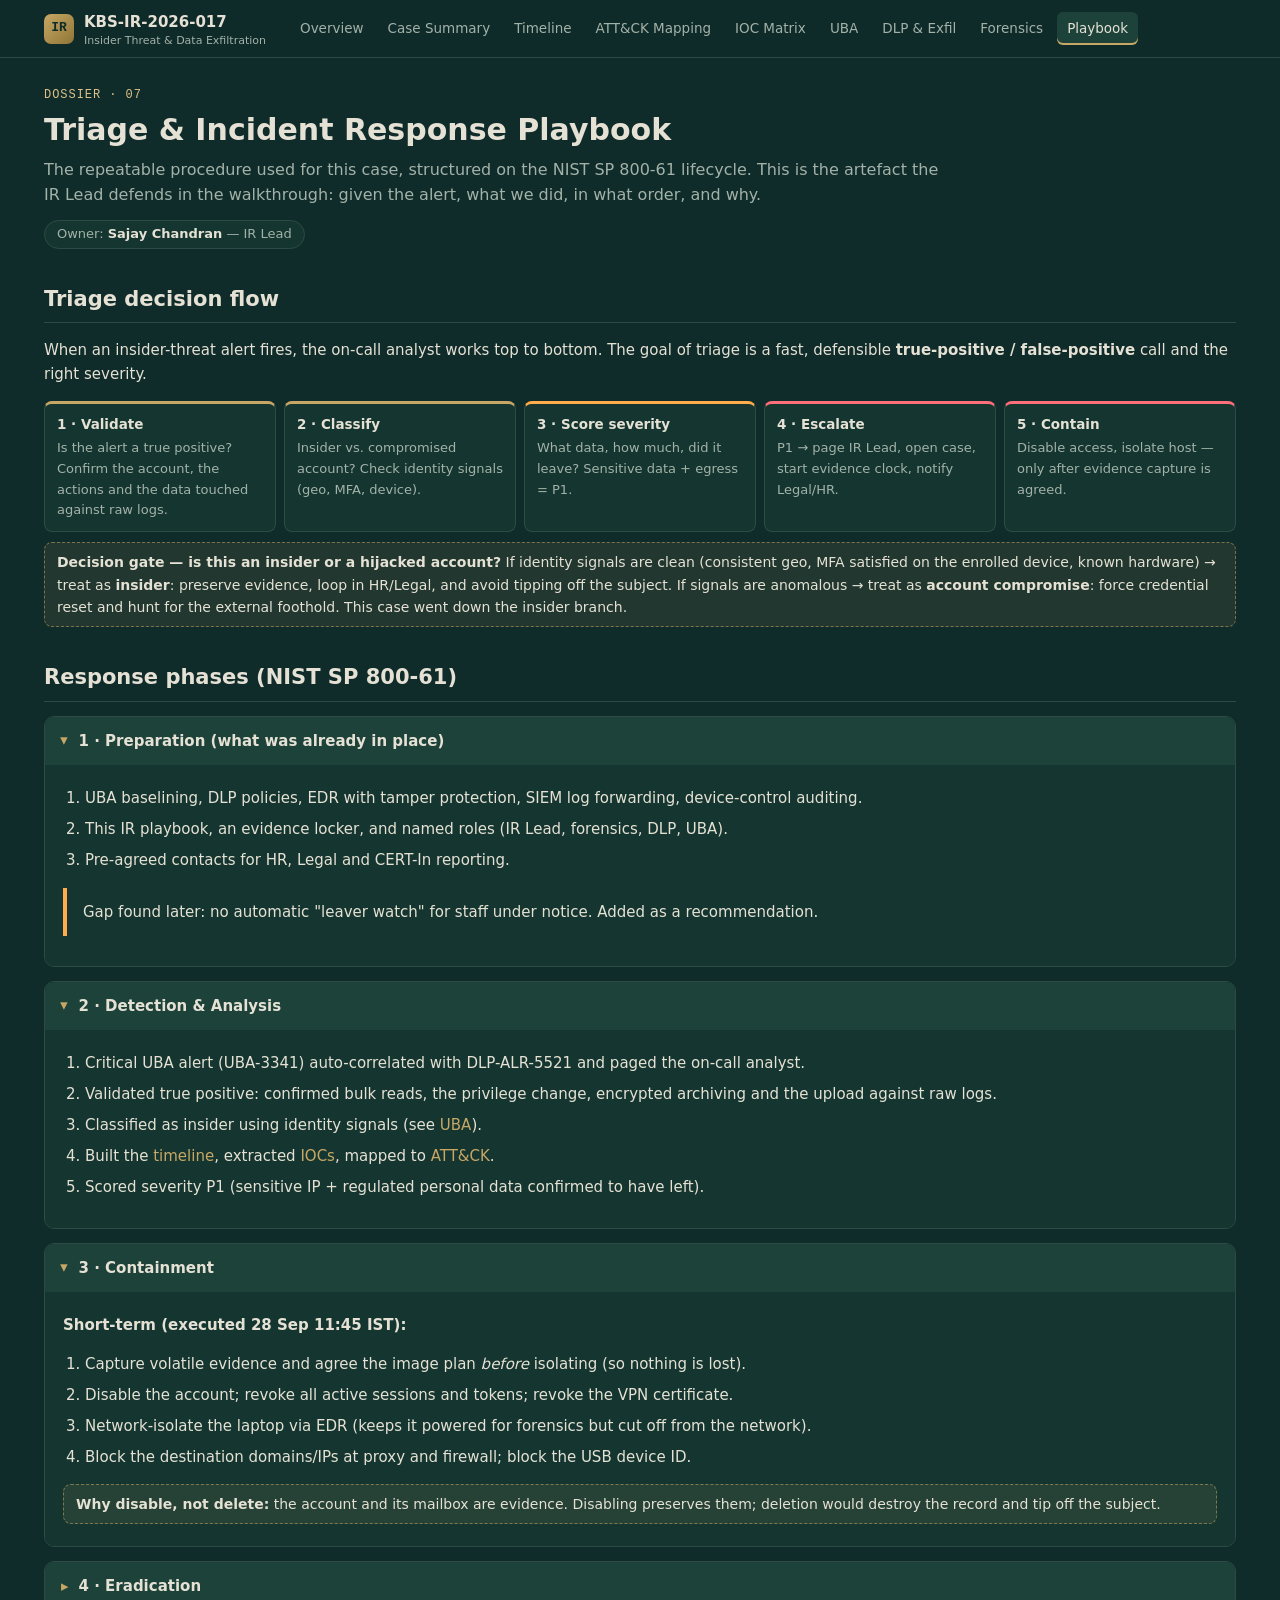
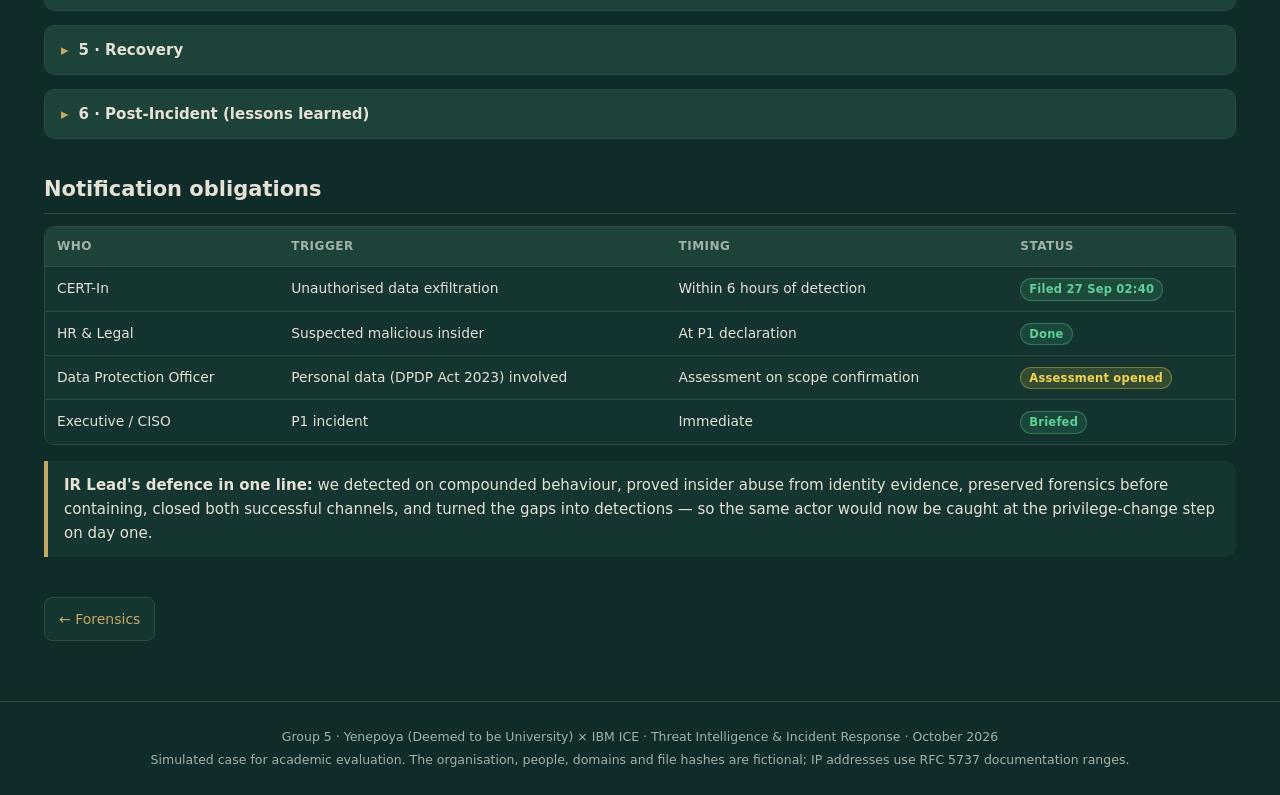
<file: dossier/playbook.html>
<!DOCTYPE html>
<html lang="en">
<head>
  <meta charset="UTF-8">
  <meta name="viewport" content="width=device-width, initial-scale=1.0">
  <meta name="description" content="Group 5 incident response dossier: insider threat, privilege abuse and data exfiltration (Case KBS-IR-2026-017).">
  <title>Playbook · KBS-IR-2026-017 · Group 5</title>
  <link rel="stylesheet" href="../style.css">
</head>
<body data-page="playbook">
  <header class="topbar">
    <div class="topbar-inner">
      <a class="brand" href="../index.html">
        <span class="brand-mark">IR</span>
        <span>KBS-IR-2026-017<small>Insider Threat &amp; Data Exfiltration</small></span>
      </a>
      <nav class="nav" aria-label="Dossier sections">
        <a href="../index.html" data-page="home">Overview</a>
        <a href="../dossier/case-summary.html" data-page="summary">Case Summary</a>
        <a href="../dossier/timeline.html" data-page="timeline">Timeline</a>
        <a href="../dossier/attack-mapping.html" data-page="attack">ATT&amp;CK Mapping</a>
        <a href="../indicators/ioc-matrix.html" data-page="iocs">IOC Matrix</a>
        <a href="../dossier/uba-analysis.html" data-page="uba">UBA</a>
        <a href="../dossier/dlp-exfiltration.html" data-page="dlp">DLP &amp; Exfil</a>
        <a href="../dossier/forensic-evidence.html" data-page="forensics">Forensics</a>
        <a href="../dossier/playbook.html" data-page="playbook">Playbook</a>
      </nav>
    </div>
  </header>

  <main class="container">

    <section class="page-head">
      <div class="eyebrow">Dossier · 07</div>
      <h1>Triage &amp; Incident Response Playbook</h1>
      <p class="lead">The repeatable procedure used for this case, structured on the NIST SP 800-61 lifecycle. This is the artefact
      the IR Lead defends in the walkthrough: given the alert, what we did, in what order, and why.</p>
      <span class="owner">Owner: <b>Sajay Chandran</b> — IR Lead</span>
    </section>

    <h2>Triage decision flow</h2>
    <p>When an insider-threat alert fires, the on-call analyst works top to bottom. The goal of triage is a fast, defensible
    <b>true-positive / false-positive</b> call and the right severity.</p>
    <div class="flow">
      <div class="step"><b>1 · Validate</b><span>Is the alert a true positive? Confirm the account, the actions and the data touched against raw logs.</span></div>
      <div class="step"><b>2 · Classify</b><span>Insider vs. compromised account? Check identity signals (geo, MFA, device).</span></div>
      <div class="step s-high"><b>3 · Score severity</b><span>What data, how much, did it leave? Sensitive data + egress = P1.</span></div>
      <div class="step s-crit"><b>4 · Escalate</b><span>P1 → page IR Lead, open case, start evidence clock, notify Legal/HR.</span></div>
      <div class="step s-crit"><b>5 · Contain</b><span>Disable access, isolate host — only after evidence capture is agreed.</span></div>
    </div>

    <div class="decision"><b>Decision gate — is this an insider or a hijacked account?</b> If identity signals are clean (consistent
    geo, MFA satisfied on the enrolled device, known hardware) → treat as <b>insider</b>: preserve evidence, loop in HR/Legal, and
    avoid tipping off the subject. If signals are anomalous → treat as <b>account compromise</b>: force credential reset and hunt for
    the external foothold. This case went down the insider branch.</div>

    <h2>Response phases (NIST SP 800-61)</h2>

    <details class="phase" open>
      <summary>1 · Preparation (what was already in place)</summary>
      <div class="body">
        <ol class="steps">
          <li>UBA baselining, DLP policies, EDR with tamper protection, SIEM log forwarding, device-control auditing.</li>
          <li>This IR playbook, an evidence locker, and named roles (IR Lead, forensics, DLP, UBA).</li>
          <li>Pre-agreed contacts for HR, Legal and CERT-In reporting.</li>
        </ol>
        <p class="callout warn">Gap found later: no automatic "leaver watch" for staff under notice. Added as a recommendation.</p>
      </div>
    </details>

    <details class="phase" open>
      <summary>2 · Detection &amp; Analysis</summary>
      <div class="body">
        <ol class="steps">
          <li>Critical UBA alert (UBA-3341) auto-correlated with DLP-ALR-5521 and paged the on-call analyst.</li>
          <li>Validated true positive: confirmed bulk reads, the privilege change, encrypted archiving and the upload against raw logs.</li>
          <li>Classified as insider using identity signals (see <a href="uba-analysis.html">UBA</a>).</li>
          <li>Built the <a href="timeline.html">timeline</a>, extracted <a href="../indicators/ioc-matrix.html">IOCs</a>, mapped to <a href="attack-mapping.html">ATT&amp;CK</a>.</li>
          <li>Scored severity P1 (sensitive IP + regulated personal data confirmed to have left).</li>
        </ol>
      </div>
    </details>

    <details class="phase" open>
      <summary>3 · Containment</summary>
      <div class="body">
        <p><b>Short-term (executed 28 Sep 11:45 IST):</b></p>
        <ol class="steps">
          <li>Capture volatile evidence and agree the image plan <i>before</i> isolating (so nothing is lost).</li>
          <li>Disable the account; revoke all active sessions and tokens; revoke the VPN certificate.</li>
          <li>Network-isolate the laptop via EDR (keeps it powered for forensics but cut off from the network).</li>
          <li>Block the destination domains/IPs at proxy and firewall; block the USB device ID.</li>
        </ol>
        <div class="decision"><b>Why disable, not delete:</b> the account and its mailbox are evidence. Disabling preserves them;
        deletion would destroy the record and tip off the subject.</div>
      </div>
    </details>

    <details class="phase">
      <summary>4 · Eradication</summary>
      <div class="body">
        <ol class="steps">
          <li>Remove the improper group membership and audit the restricted group for any other anomalies.</li>
          <li>Org-wide sweep for stale privileged memberships from past role changes; revoke what is unneeded.</li>
          <li>Confirm no persistence or secondary accounts were created (none found in scope).</li>
          <li>Add the four <a href="../indicators/detections.yml">Sigma detections</a> to the SIEM.</li>
        </ol>
      </div>
    </details>

    <details class="phase">
      <summary>5 · Recovery</summary>
      <div class="body">
        <ol class="steps">
          <li>Verify source repositories are intact (read-only access confirmed; no tampering).</li>
          <li>Move R&D USB policy to block; enable newly-registered-domain blocking for sensitive groups.</li>
          <li>Send a preservation / takedown request to the cloud-storage provider for the uploaded data.</li>
          <li>Return monitoring to normal; keep heightened watch on related accounts for 30 days.</li>
        </ol>
      </div>
    </details>

    <details class="phase">
      <summary>6 · Post-Incident (lessons learned)</summary>
      <div class="body">
        <ol class="steps">
          <li>Root cause agreed: stale privileged access (see <a href="case-summary.html">case summary</a>).</li>
          <li>Six recommendations issued with owners and due dates.</li>
          <li>Metrics recorded: 10-day dwell, 36 h 47 m to containment — targets set to cut both.</li>
          <li>Detections and this playbook updated so the next case is caught at the privilege-change step.</li>
        </ol>
      </div>
    </details>

    <h2>Notification obligations</h2>
    <div class="table-wrap">
      <table>
        <thead><tr><th>Who</th><th>Trigger</th><th>Timing</th><th>Status</th></tr></thead>
        <tbody>
          <tr><td>CERT-In</td><td>Unauthorised data exfiltration</td><td>Within 6 hours of detection</td><td><span class="badge b-low">Filed 27 Sep 02:40</span></td></tr>
          <tr><td>HR &amp; Legal</td><td>Suspected malicious insider</td><td>At P1 declaration</td><td><span class="badge b-low">Done</span></td></tr>
          <tr><td>Data Protection Officer</td><td>Personal data (DPDP Act 2023) involved</td><td>Assessment on scope confirmation</td><td><span class="badge b-med">Assessment opened</span></td></tr>
          <tr><td>Executive / CISO</td><td>P1 incident</td><td>Immediate</td><td><span class="badge b-low">Briefed</span></td></tr>
        </tbody>
      </table>
    </div>
    <p class="callout"><b>IR Lead's defence in one line:</b> we detected on compounded behaviour, proved insider abuse from identity
    evidence, preserved forensics before containing, closed both successful channels, and turned the gaps into detections — so the
    same actor would now be caught at the privilege-change step on day one.</p>

    <div class="pager"><a href="../dossier/forensic-evidence.html">&larr; Forensics</a><span></span></div>
  </main>

  <footer class="footer">
    <p>Group 5 · Yenepoya (Deemed to be University) × IBM ICE · Threat Intelligence &amp; Incident Response · October 2026</p>
    <p>Simulated case for academic evaluation. The organisation, people, domains and file hashes are fictional; IP addresses use RFC 5737 documentation ranges.</p>
  </footer>
  <script src="../script.js"></script>
</body>
</html>
</file>
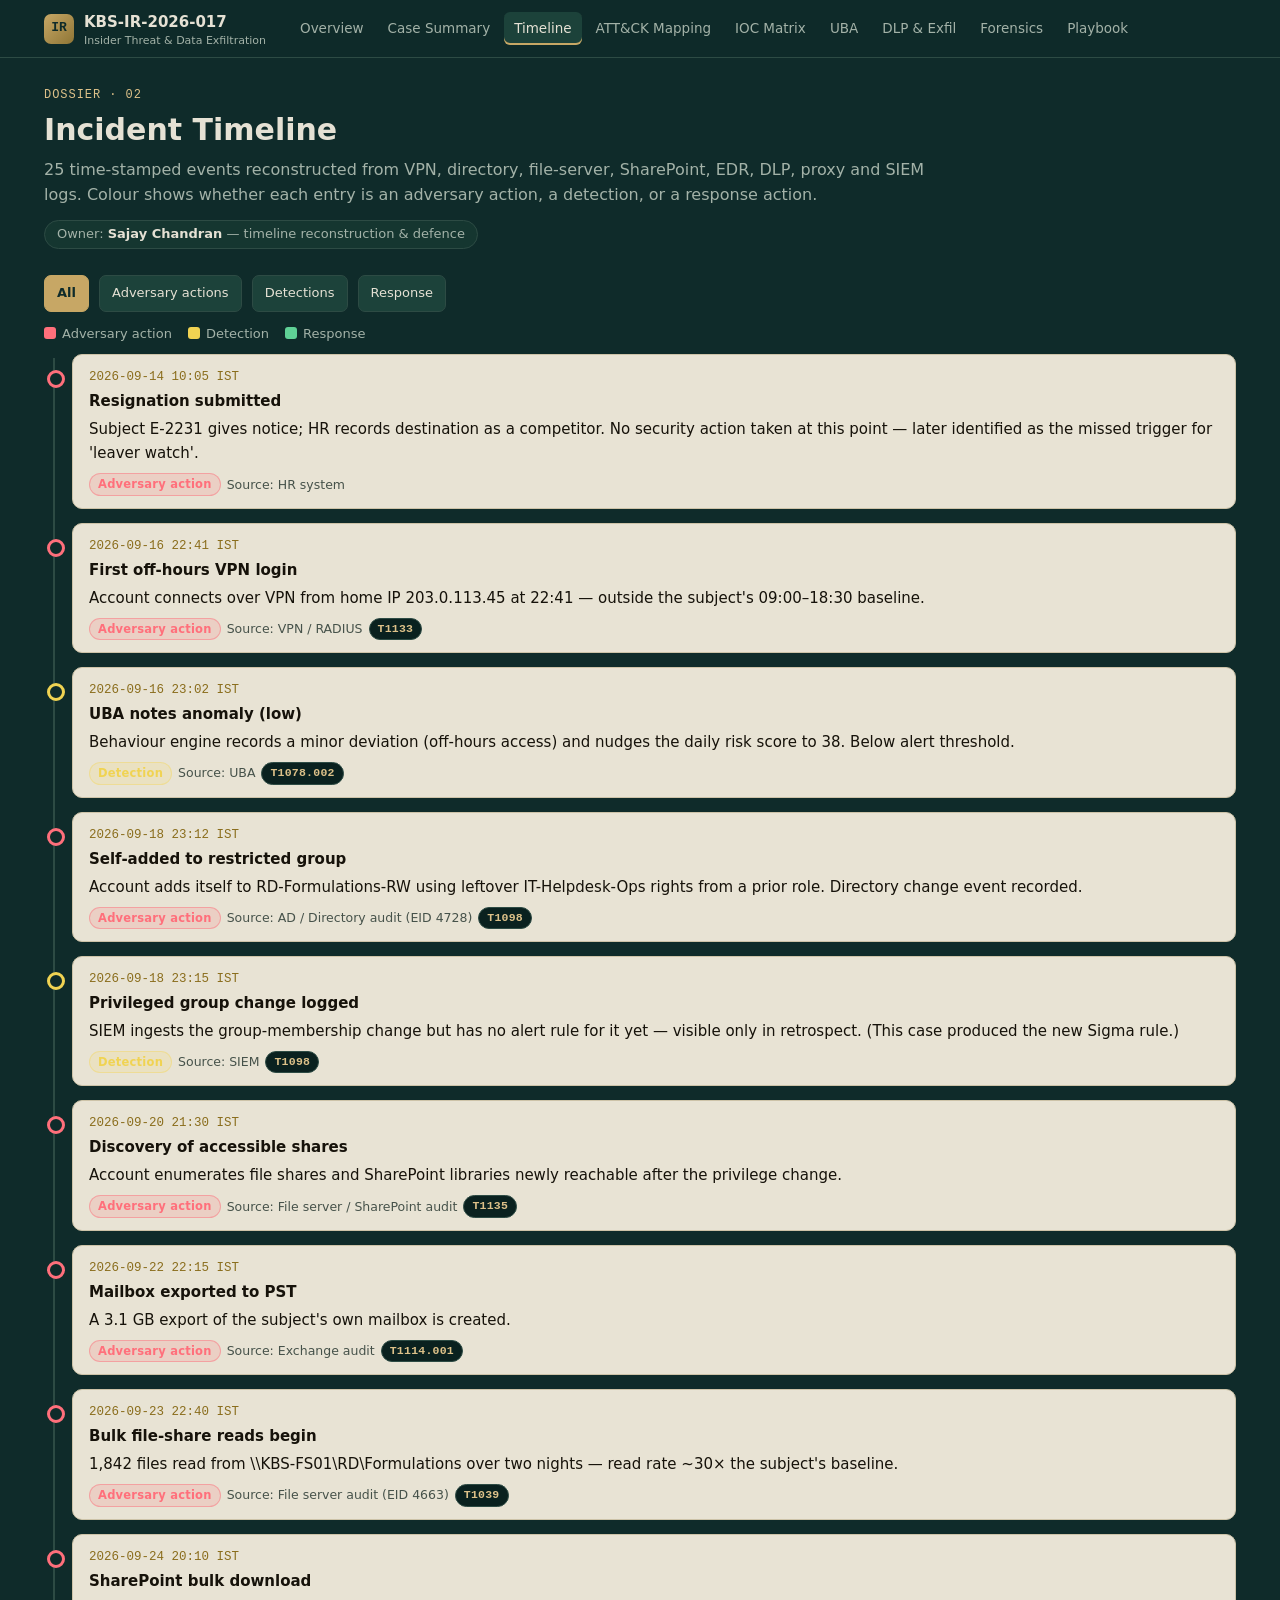
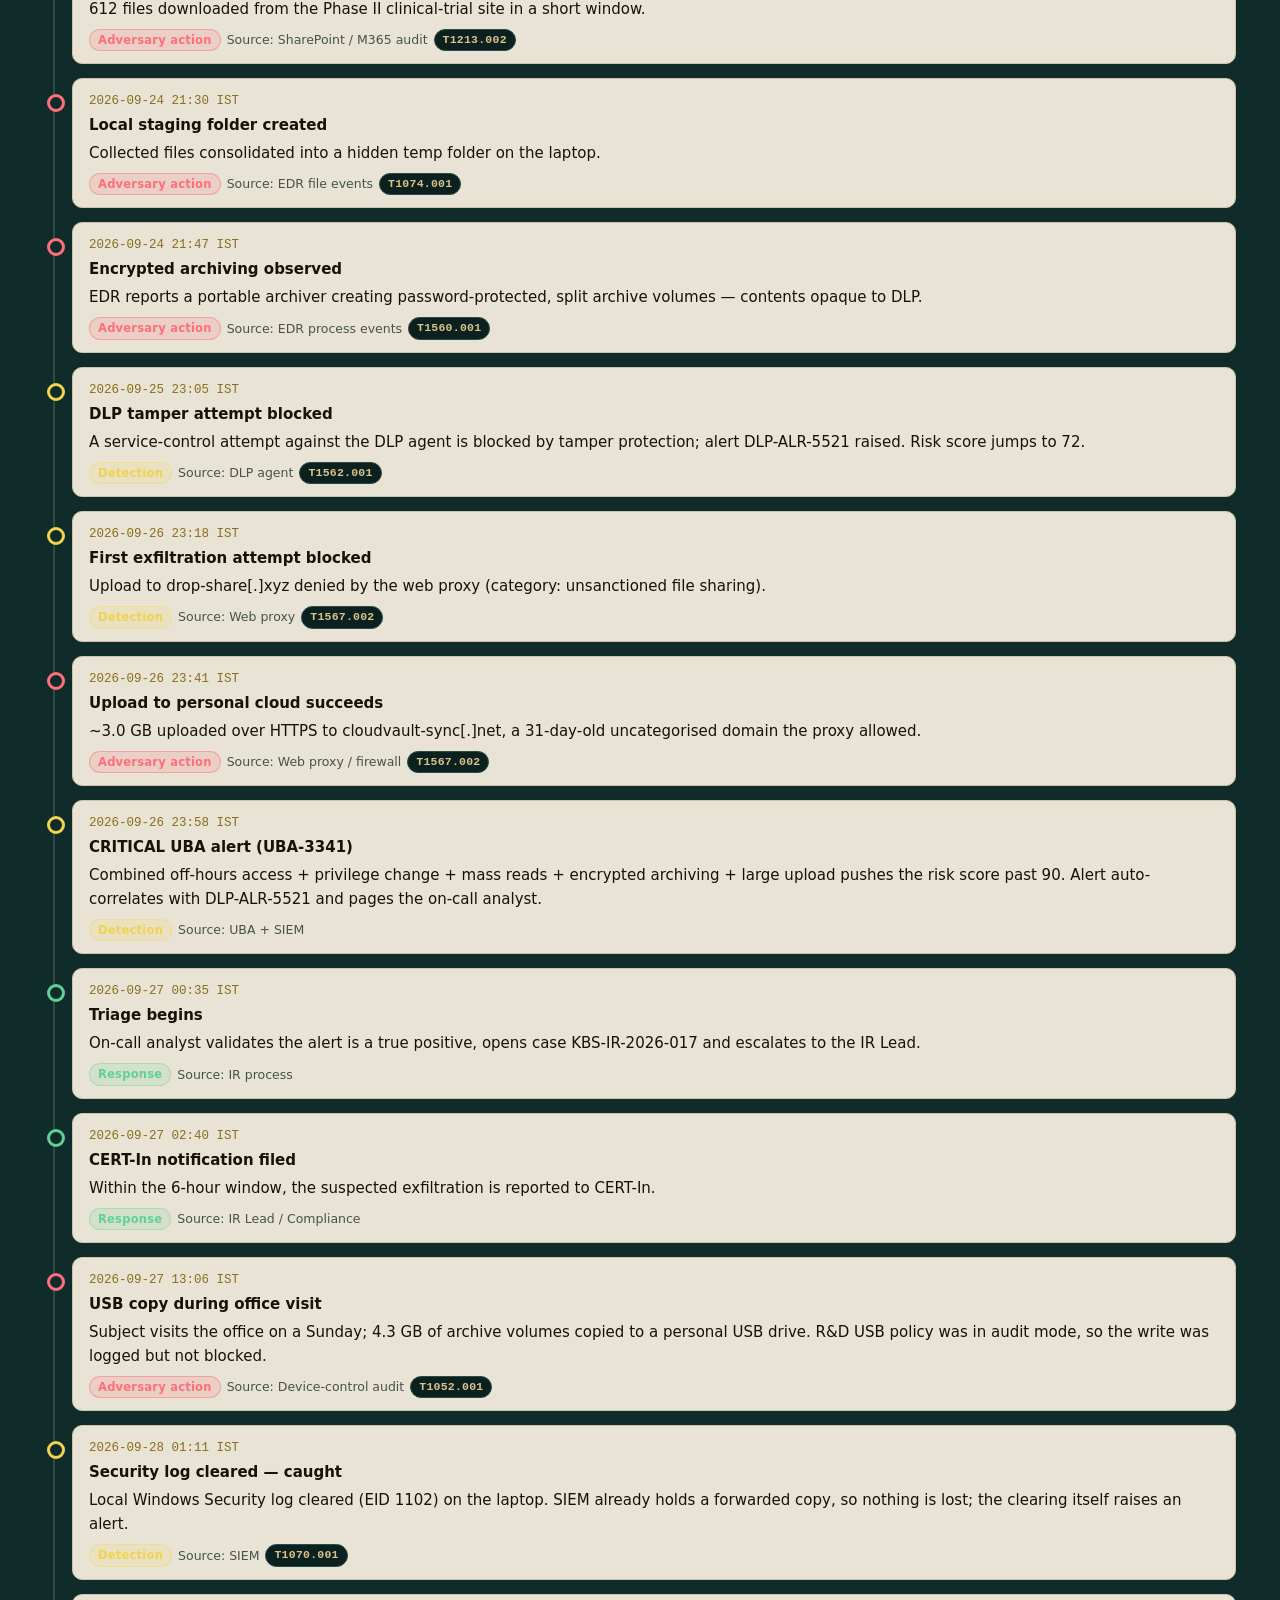
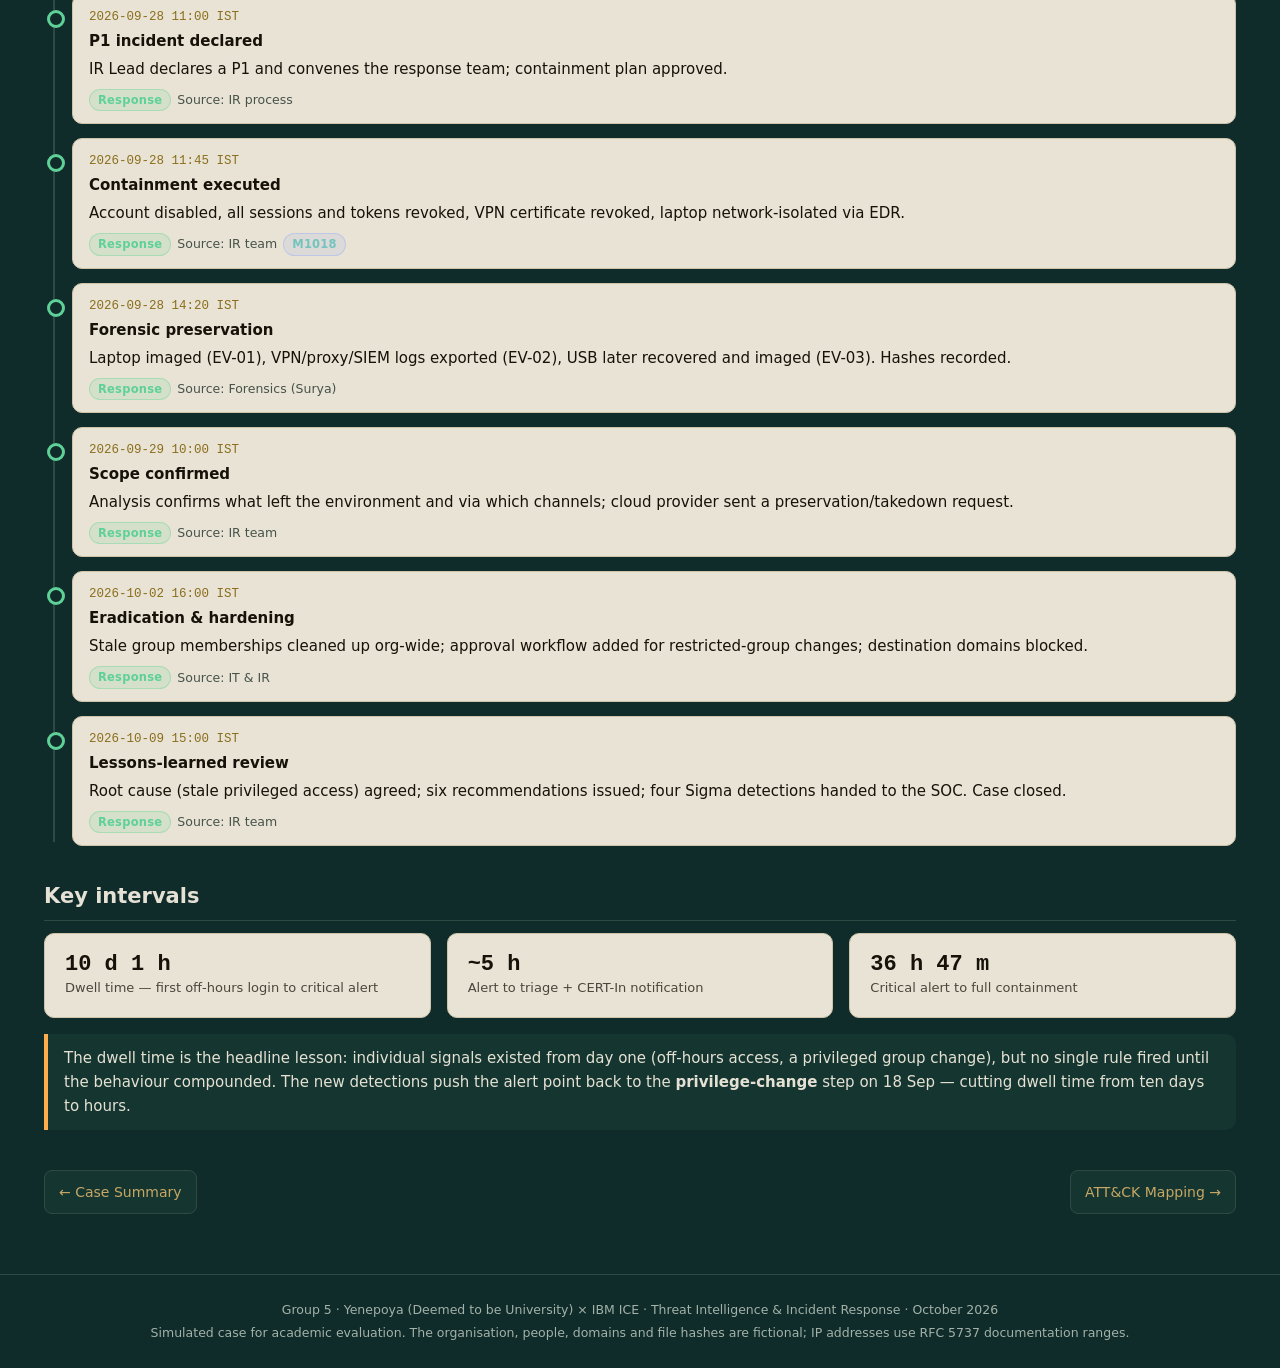
<file: dossier/timeline.html>
<!DOCTYPE html>
<html lang="en">
<head>
  <meta charset="UTF-8">
  <meta name="viewport" content="width=device-width, initial-scale=1.0">
  <meta name="description" content="Group 5 incident response dossier: insider threat, privilege abuse and data exfiltration (Case KBS-IR-2026-017).">
  <title>Timeline · KBS-IR-2026-017 · Group 5</title>
  <link rel="stylesheet" href="../style.css">
</head>
<body data-page="timeline">
  <header class="topbar">
    <div class="topbar-inner">
      <a class="brand" href="../index.html">
        <span class="brand-mark">IR</span>
        <span>KBS-IR-2026-017<small>Insider Threat &amp; Data Exfiltration</small></span>
      </a>
      <nav class="nav" aria-label="Dossier sections">
        <a href="../index.html" data-page="home">Overview</a>
        <a href="../dossier/case-summary.html" data-page="summary">Case Summary</a>
        <a href="../dossier/timeline.html" data-page="timeline">Timeline</a>
        <a href="../dossier/attack-mapping.html" data-page="attack">ATT&amp;CK Mapping</a>
        <a href="../indicators/ioc-matrix.html" data-page="iocs">IOC Matrix</a>
        <a href="../dossier/uba-analysis.html" data-page="uba">UBA</a>
        <a href="../dossier/dlp-exfiltration.html" data-page="dlp">DLP &amp; Exfil</a>
        <a href="../dossier/forensic-evidence.html" data-page="forensics">Forensics</a>
        <a href="../dossier/playbook.html" data-page="playbook">Playbook</a>
      </nav>
    </div>
  </header>

  <main class="container">

    <section class="page-head">
      <div class="eyebrow">Dossier · 02</div>
      <h1>Incident Timeline</h1>
      <p class="lead">25 time-stamped events reconstructed from VPN, directory, file-server, SharePoint, EDR, DLP, proxy and
      SIEM logs. Colour shows whether each entry is an adversary action, a detection, or a response action.</p>
      <span class="owner">Owner: <b>Sajay Chandran</b> — timeline reconstruction &amp; defence</span>
    </section>

    <div class="toolbar">
      <button class="btn active" data-tl-filter="all">All</button>
      <button class="btn" data-tl-filter="attacker">Adversary actions</button>
      <button class="btn" data-tl-filter="detection">Detections</button>
      <button class="btn" data-tl-filter="response">Response</button>
    </div>

    <div class="legend">
      <span><i style="background:var(--crit)"></i>Adversary action</span>
      <span><i style="background:var(--med)"></i>Detection</span>
      <span><i style="background:var(--low)"></i>Response</span>
    </div>

    <div class="timeline">
      <div class="tl-item attacker">
        <div class="card">
          <div class="tl-time">2026-09-14 10:05 IST</div>
          <div class="tl-title">Resignation submitted</div>
          <div>Subject E-2231 gives notice; HR records destination as a competitor. No security action taken at this point — later identified as the missed trigger for 'leaver watch'.</div>
          <div class="tl-meta"><span class="badge b-crit">Adversary action</span><span class="src">Source: HR system</span></div>
        </div>
      </div>
      <div class="tl-item attacker">
        <div class="card">
          <div class="tl-time">2026-09-16 22:41 IST</div>
          <div class="tl-title">First off-hours VPN login</div>
          <div>Account connects over VPN from home IP 203.0.113.45 at 22:41 — outside the subject's 09:00–18:30 baseline.</div>
          <div class="tl-meta"><span class="badge b-crit">Adversary action</span><span class="src">Source: VPN / RADIUS</span> <a class="badge b-tech" href="https://attack.mitre.org/techniques/T1133/" target="_blank" rel="noopener">T1133</a></div>
        </div>
      </div>
      <div class="tl-item detection">
        <div class="card">
          <div class="tl-time">2026-09-16 23:02 IST</div>
          <div class="tl-title">UBA notes anomaly (low)</div>
          <div>Behaviour engine records a minor deviation (off-hours access) and nudges the daily risk score to 38. Below alert threshold.</div>
          <div class="tl-meta"><span class="badge b-med">Detection</span><span class="src">Source: UBA</span> <a class="badge b-tech" href="https://attack.mitre.org/techniques/T1078/002/" target="_blank" rel="noopener">T1078.002</a></div>
        </div>
      </div>
      <div class="tl-item attacker">
        <div class="card">
          <div class="tl-time">2026-09-18 23:12 IST</div>
          <div class="tl-title">Self-added to restricted group</div>
          <div>Account adds itself to RD-Formulations-RW using leftover IT-Helpdesk-Ops rights from a prior role. Directory change event recorded.</div>
          <div class="tl-meta"><span class="badge b-crit">Adversary action</span><span class="src">Source: AD / Directory audit (EID 4728)</span> <a class="badge b-tech" href="https://attack.mitre.org/techniques/T1098/" target="_blank" rel="noopener">T1098</a></div>
        </div>
      </div>
      <div class="tl-item detection">
        <div class="card">
          <div class="tl-time">2026-09-18 23:15 IST</div>
          <div class="tl-title">Privileged group change logged</div>
          <div>SIEM ingests the group-membership change but has no alert rule for it yet — visible only in retrospect. (This case produced the new Sigma rule.)</div>
          <div class="tl-meta"><span class="badge b-med">Detection</span><span class="src">Source: SIEM</span> <a class="badge b-tech" href="https://attack.mitre.org/techniques/T1098/" target="_blank" rel="noopener">T1098</a></div>
        </div>
      </div>
      <div class="tl-item attacker">
        <div class="card">
          <div class="tl-time">2026-09-20 21:30 IST</div>
          <div class="tl-title">Discovery of accessible shares</div>
          <div>Account enumerates file shares and SharePoint libraries newly reachable after the privilege change.</div>
          <div class="tl-meta"><span class="badge b-crit">Adversary action</span><span class="src">Source: File server / SharePoint audit</span> <a class="badge b-tech" href="https://attack.mitre.org/techniques/T1135/" target="_blank" rel="noopener">T1135</a></div>
        </div>
      </div>
      <div class="tl-item attacker">
        <div class="card">
          <div class="tl-time">2026-09-22 22:15 IST</div>
          <div class="tl-title">Mailbox exported to PST</div>
          <div>A 3.1 GB export of the subject's own mailbox is created.</div>
          <div class="tl-meta"><span class="badge b-crit">Adversary action</span><span class="src">Source: Exchange audit</span> <a class="badge b-tech" href="https://attack.mitre.org/techniques/T1114/001/" target="_blank" rel="noopener">T1114.001</a></div>
        </div>
      </div>
      <div class="tl-item attacker">
        <div class="card">
          <div class="tl-time">2026-09-23 22:40 IST</div>
          <div class="tl-title">Bulk file-share reads begin</div>
          <div>1,842 files read from \\KBS-FS01\RD\Formulations over two nights — read rate ~30× the subject's baseline.</div>
          <div class="tl-meta"><span class="badge b-crit">Adversary action</span><span class="src">Source: File server audit (EID 4663)</span> <a class="badge b-tech" href="https://attack.mitre.org/techniques/T1039/" target="_blank" rel="noopener">T1039</a></div>
        </div>
      </div>
      <div class="tl-item attacker">
        <div class="card">
          <div class="tl-time">2026-09-24 20:10 IST</div>
          <div class="tl-title">SharePoint bulk download</div>
          <div>612 files downloaded from the Phase II clinical-trial site in a short window.</div>
          <div class="tl-meta"><span class="badge b-crit">Adversary action</span><span class="src">Source: SharePoint / M365 audit</span> <a class="badge b-tech" href="https://attack.mitre.org/techniques/T1213/002/" target="_blank" rel="noopener">T1213.002</a></div>
        </div>
      </div>
      <div class="tl-item attacker">
        <div class="card">
          <div class="tl-time">2026-09-24 21:30 IST</div>
          <div class="tl-title">Local staging folder created</div>
          <div>Collected files consolidated into a hidden temp folder on the laptop.</div>
          <div class="tl-meta"><span class="badge b-crit">Adversary action</span><span class="src">Source: EDR file events</span> <a class="badge b-tech" href="https://attack.mitre.org/techniques/T1074/001/" target="_blank" rel="noopener">T1074.001</a></div>
        </div>
      </div>
      <div class="tl-item attacker">
        <div class="card">
          <div class="tl-time">2026-09-24 21:47 IST</div>
          <div class="tl-title">Encrypted archiving observed</div>
          <div>EDR reports a portable archiver creating password-protected, split archive volumes — contents opaque to DLP.</div>
          <div class="tl-meta"><span class="badge b-crit">Adversary action</span><span class="src">Source: EDR process events</span> <a class="badge b-tech" href="https://attack.mitre.org/techniques/T1560/001/" target="_blank" rel="noopener">T1560.001</a></div>
        </div>
      </div>
      <div class="tl-item detection">
        <div class="card">
          <div class="tl-time">2026-09-25 23:05 IST</div>
          <div class="tl-title">DLP tamper attempt blocked</div>
          <div>A service-control attempt against the DLP agent is blocked by tamper protection; alert DLP-ALR-5521 raised. Risk score jumps to 72.</div>
          <div class="tl-meta"><span class="badge b-med">Detection</span><span class="src">Source: DLP agent</span> <a class="badge b-tech" href="https://attack.mitre.org/techniques/T1562/001/" target="_blank" rel="noopener">T1562.001</a></div>
        </div>
      </div>
      <div class="tl-item detection">
        <div class="card">
          <div class="tl-time">2026-09-26 23:18 IST</div>
          <div class="tl-title">First exfiltration attempt blocked</div>
          <div>Upload to drop-share[.]xyz denied by the web proxy (category: unsanctioned file sharing).</div>
          <div class="tl-meta"><span class="badge b-med">Detection</span><span class="src">Source: Web proxy</span> <a class="badge b-tech" href="https://attack.mitre.org/techniques/T1567/002/" target="_blank" rel="noopener">T1567.002</a></div>
        </div>
      </div>
      <div class="tl-item attacker">
        <div class="card">
          <div class="tl-time">2026-09-26 23:41 IST</div>
          <div class="tl-title">Upload to personal cloud succeeds</div>
          <div>~3.0 GB uploaded over HTTPS to cloudvault-sync[.]net, a 31-day-old uncategorised domain the proxy allowed.</div>
          <div class="tl-meta"><span class="badge b-crit">Adversary action</span><span class="src">Source: Web proxy / firewall</span> <a class="badge b-tech" href="https://attack.mitre.org/techniques/T1567/002/" target="_blank" rel="noopener">T1567.002</a></div>
        </div>
      </div>
      <div class="tl-item detection">
        <div class="card">
          <div class="tl-time">2026-09-26 23:58 IST</div>
          <div class="tl-title">CRITICAL UBA alert (UBA-3341)</div>
          <div>Combined off-hours access + privilege change + mass reads + encrypted archiving + large upload pushes the risk score past 90. Alert auto-correlates with DLP-ALR-5521 and pages the on-call analyst.</div>
          <div class="tl-meta"><span class="badge b-med">Detection</span><span class="src">Source: UBA + SIEM</span></div>
        </div>
      </div>
      <div class="tl-item response">
        <div class="card">
          <div class="tl-time">2026-09-27 00:35 IST</div>
          <div class="tl-title">Triage begins</div>
          <div>On-call analyst validates the alert is a true positive, opens case KBS-IR-2026-017 and escalates to the IR Lead.</div>
          <div class="tl-meta"><span class="badge b-low">Response</span><span class="src">Source: IR process</span></div>
        </div>
      </div>
      <div class="tl-item response">
        <div class="card">
          <div class="tl-time">2026-09-27 02:40 IST</div>
          <div class="tl-title">CERT-In notification filed</div>
          <div>Within the 6-hour window, the suspected exfiltration is reported to CERT-In.</div>
          <div class="tl-meta"><span class="badge b-low">Response</span><span class="src">Source: IR Lead / Compliance</span></div>
        </div>
      </div>
      <div class="tl-item attacker">
        <div class="card">
          <div class="tl-time">2026-09-27 13:06 IST</div>
          <div class="tl-title">USB copy during office visit</div>
          <div>Subject visits the office on a Sunday; 4.3 GB of archive volumes copied to a personal USB drive. R&D USB policy was in audit mode, so the write was logged but not blocked.</div>
          <div class="tl-meta"><span class="badge b-crit">Adversary action</span><span class="src">Source: Device-control audit</span> <a class="badge b-tech" href="https://attack.mitre.org/techniques/T1052/001/" target="_blank" rel="noopener">T1052.001</a></div>
        </div>
      </div>
      <div class="tl-item detection">
        <div class="card">
          <div class="tl-time">2026-09-28 01:11 IST</div>
          <div class="tl-title">Security log cleared — caught</div>
          <div>Local Windows Security log cleared (EID 1102) on the laptop. SIEM already holds a forwarded copy, so nothing is lost; the clearing itself raises an alert.</div>
          <div class="tl-meta"><span class="badge b-med">Detection</span><span class="src">Source: SIEM</span> <a class="badge b-tech" href="https://attack.mitre.org/techniques/T1070/001/" target="_blank" rel="noopener">T1070.001</a></div>
        </div>
      </div>
      <div class="tl-item response">
        <div class="card">
          <div class="tl-time">2026-09-28 11:00 IST</div>
          <div class="tl-title">P1 incident declared</div>
          <div>IR Lead declares a P1 and convenes the response team; containment plan approved.</div>
          <div class="tl-meta"><span class="badge b-low">Response</span><span class="src">Source: IR process</span></div>
        </div>
      </div>
      <div class="tl-item response">
        <div class="card">
          <div class="tl-time">2026-09-28 11:45 IST</div>
          <div class="tl-title">Containment executed</div>
          <div>Account disabled, all sessions and tokens revoked, VPN certificate revoked, laptop network-isolated via EDR.</div>
          <div class="tl-meta"><span class="badge b-low">Response</span><span class="src">Source: IR team</span> <span class="badge b-info">M1018</span></div>
        </div>
      </div>
      <div class="tl-item response">
        <div class="card">
          <div class="tl-time">2026-09-28 14:20 IST</div>
          <div class="tl-title">Forensic preservation</div>
          <div>Laptop imaged (EV-01), VPN/proxy/SIEM logs exported (EV-02), USB later recovered and imaged (EV-03). Hashes recorded.</div>
          <div class="tl-meta"><span class="badge b-low">Response</span><span class="src">Source: Forensics (Surya)</span></div>
        </div>
      </div>
      <div class="tl-item response">
        <div class="card">
          <div class="tl-time">2026-09-29 10:00 IST</div>
          <div class="tl-title">Scope confirmed</div>
          <div>Analysis confirms what left the environment and via which channels; cloud provider sent a preservation/takedown request.</div>
          <div class="tl-meta"><span class="badge b-low">Response</span><span class="src">Source: IR team</span></div>
        </div>
      </div>
      <div class="tl-item response">
        <div class="card">
          <div class="tl-time">2026-10-02 16:00 IST</div>
          <div class="tl-title">Eradication &amp; hardening</div>
          <div>Stale group memberships cleaned up org-wide; approval workflow added for restricted-group changes; destination domains blocked.</div>
          <div class="tl-meta"><span class="badge b-low">Response</span><span class="src">Source: IT &amp; IR</span></div>
        </div>
      </div>
      <div class="tl-item response">
        <div class="card">
          <div class="tl-time">2026-10-09 15:00 IST</div>
          <div class="tl-title">Lessons-learned review</div>
          <div>Root cause (stale privileged access) agreed; six recommendations issued; four Sigma detections handed to the SOC. Case closed.</div>
          <div class="tl-meta"><span class="badge b-low">Response</span><span class="src">Source: IR team</span></div>
        </div>
      </div>
    </div>

    <h2>Key intervals</h2>
    <div class="grid grid-3">
      <div class="card stat"><div class="num" style="font-size:22px">10 d 1 h</div><div class="label">Dwell time — first off-hours login to critical alert</div></div>
      <div class="card stat"><div class="num" style="font-size:22px">~5 h</div><div class="label">Alert to triage + CERT-In notification</div></div>
      <div class="card stat"><div class="num" style="font-size:22px">36 h 47 m</div><div class="label">Critical alert to full containment</div></div>
    </div>
    <p class="callout warn">The dwell time is the headline lesson: individual signals existed from day one (off-hours access, a
    privileged group change), but no single rule fired until the behaviour compounded. The new detections push the alert point back
    to the <b>privilege-change</b> step on 18 Sep — cutting dwell time from ten days to hours.</p>

    <div class="pager"><a href="../dossier/case-summary.html">&larr; Case Summary</a><a href="../dossier/attack-mapping.html">ATT&amp;CK Mapping &rarr;</a></div>
  </main>

  <footer class="footer">
    <p>Group 5 · Yenepoya (Deemed to be University) × IBM ICE · Threat Intelligence &amp; Incident Response · October 2026</p>
    <p>Simulated case for academic evaluation. The organisation, people, domains and file hashes are fictional; IP addresses use RFC 5737 documentation ranges.</p>
  </footer>
  <script src="../script.js"></script>
</body>
</html>
</file>
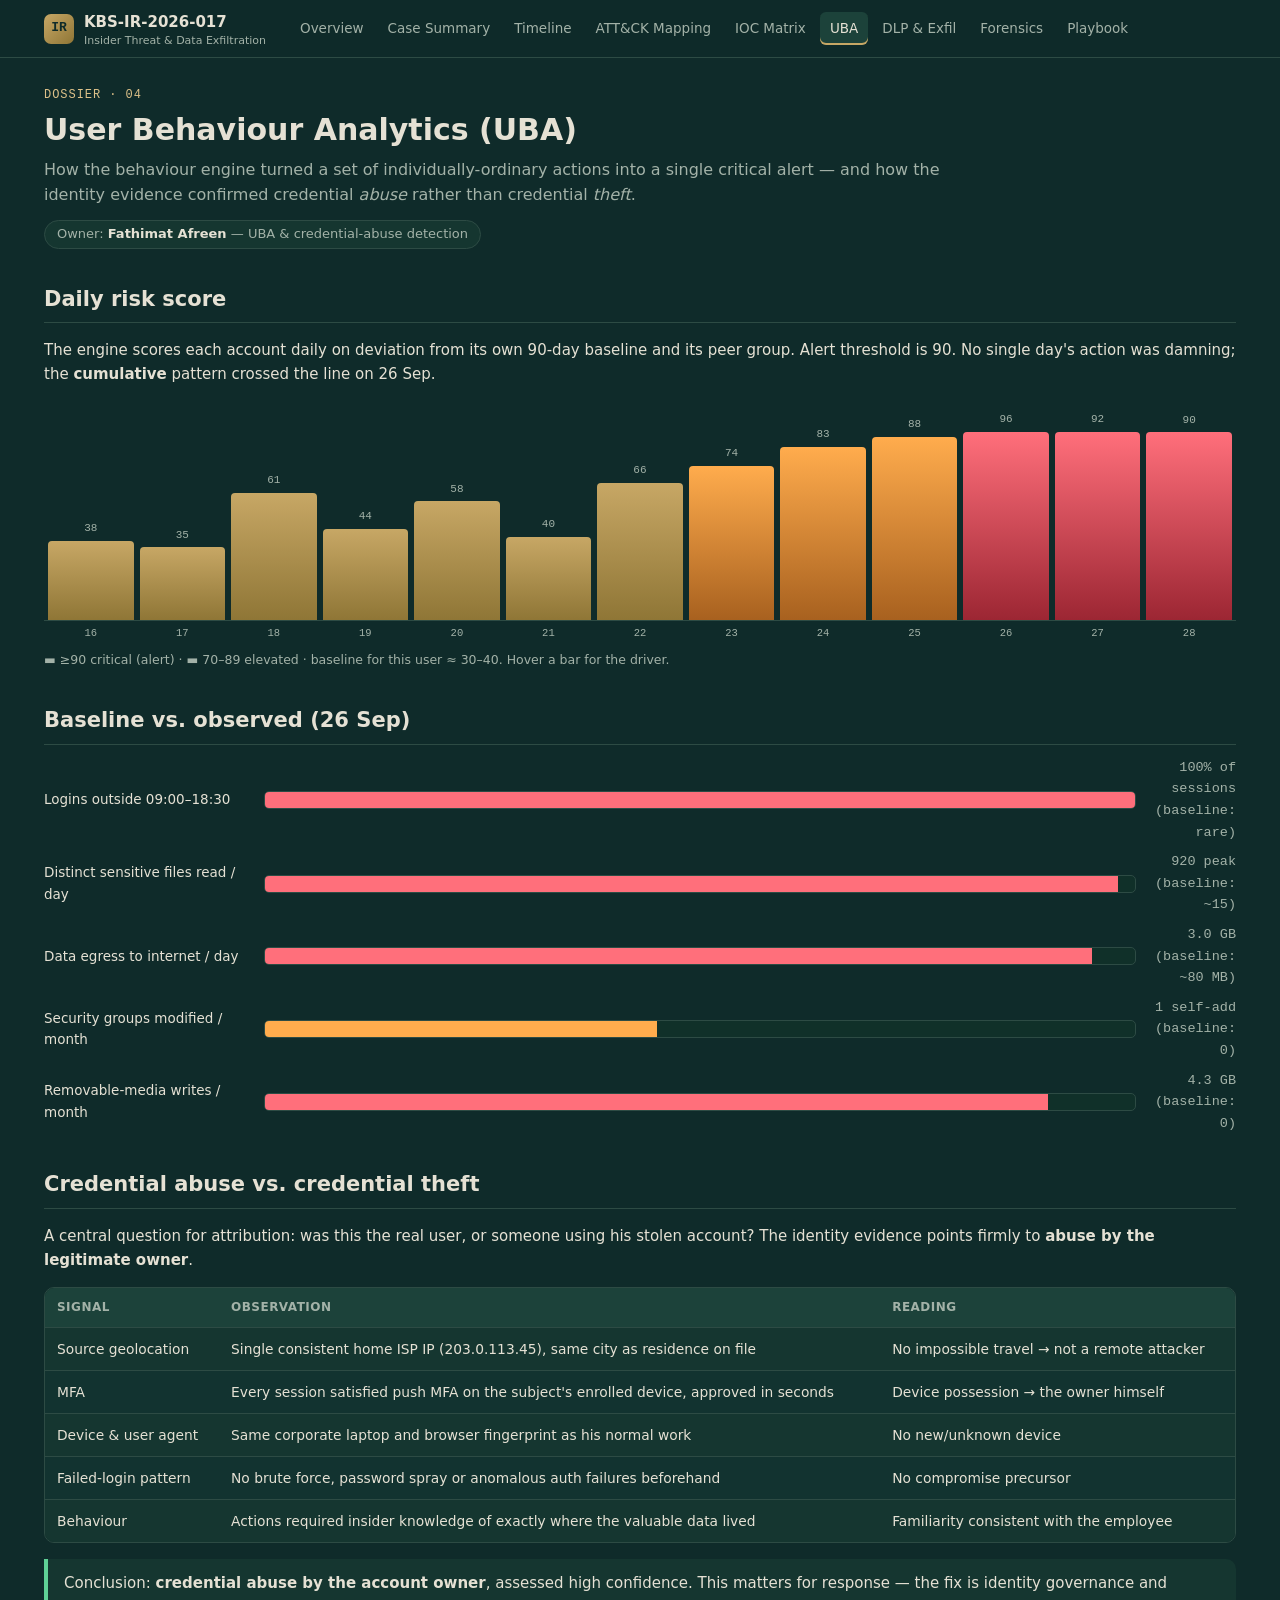
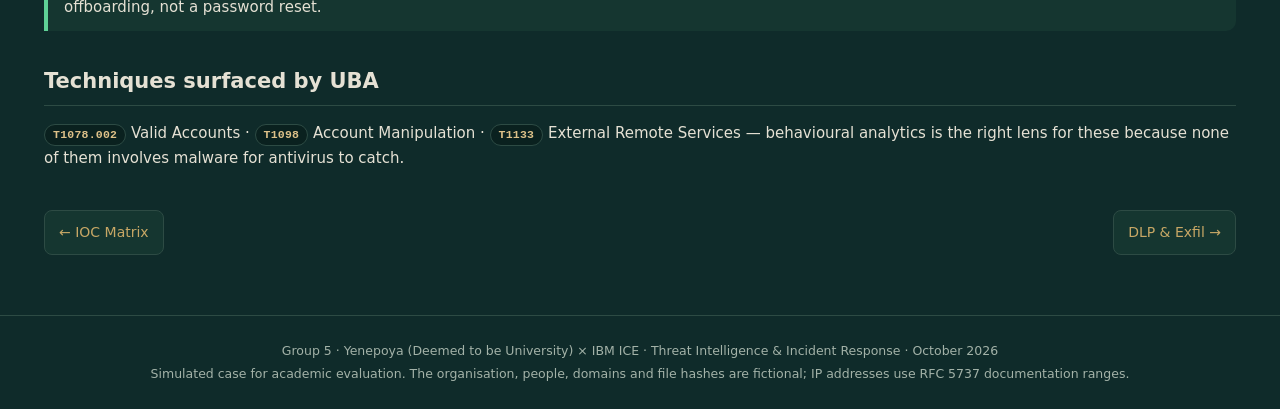
<file: dossier/uba-analysis.html>
<!DOCTYPE html>
<html lang="en">
<head>
  <meta charset="UTF-8">
  <meta name="viewport" content="width=device-width, initial-scale=1.0">
  <meta name="description" content="Group 5 incident response dossier: insider threat, privilege abuse and data exfiltration (Case KBS-IR-2026-017).">
  <title>UBA · KBS-IR-2026-017 · Group 5</title>
  <link rel="stylesheet" href="../style.css">
</head>
<body data-page="uba">
  <header class="topbar">
    <div class="topbar-inner">
      <a class="brand" href="../index.html">
        <span class="brand-mark">IR</span>
        <span>KBS-IR-2026-017<small>Insider Threat &amp; Data Exfiltration</small></span>
      </a>
      <nav class="nav" aria-label="Dossier sections">
        <a href="../index.html" data-page="home">Overview</a>
        <a href="../dossier/case-summary.html" data-page="summary">Case Summary</a>
        <a href="../dossier/timeline.html" data-page="timeline">Timeline</a>
        <a href="../dossier/attack-mapping.html" data-page="attack">ATT&amp;CK Mapping</a>
        <a href="../indicators/ioc-matrix.html" data-page="iocs">IOC Matrix</a>
        <a href="../dossier/uba-analysis.html" data-page="uba">UBA</a>
        <a href="../dossier/dlp-exfiltration.html" data-page="dlp">DLP &amp; Exfil</a>
        <a href="../dossier/forensic-evidence.html" data-page="forensics">Forensics</a>
        <a href="../dossier/playbook.html" data-page="playbook">Playbook</a>
      </nav>
    </div>
  </header>

  <main class="container">

    <section class="page-head">
      <div class="eyebrow">Dossier · 04</div>
      <h1>User Behaviour Analytics (UBA)</h1>
      <p class="lead">How the behaviour engine turned a set of individually-ordinary actions into a single critical alert — and how
      the identity evidence confirmed credential <i>abuse</i> rather than credential <i>theft</i>.</p>
      <span class="owner">Owner: <b>Fathimat Afreen</b> — UBA &amp; credential-abuse detection</span>
    </section>

    <h2>Daily risk score</h2>
    <p>The engine scores each account daily on deviation from its own 90-day baseline and its peer group. Alert threshold is 90.
    No single day's action was damning; the <b>cumulative</b> pattern crossed the line on 26 Sep.</p>
    <div class="bars"><div class="bar" title="16 Sep: risk 38"><span class="val">38</span><div class="fill " style="height:38%"></div></div><div class="bar" title="17 Sep: risk 35"><span class="val">35</span><div class="fill " style="height:35%"></div></div><div class="bar" title="18 Sep: risk 61 — privilege change"><span class="val">61</span><div class="fill " style="height:61%"></div></div><div class="bar" title="19 Sep: risk 44"><span class="val">44</span><div class="fill " style="height:44%"></div></div><div class="bar" title="20 Sep: risk 58 — share discovery"><span class="val">58</span><div class="fill " style="height:57%"></div></div><div class="bar" title="21 Sep: risk 40"><span class="val">40</span><div class="fill " style="height:40%"></div></div><div class="bar" title="22 Sep: risk 66 — mailbox export"><span class="val">66</span><div class="fill " style="height:66%"></div></div><div class="bar" title="23 Sep: risk 74 — bulk reads"><span class="val">74</span><div class="fill warn" style="height:74%"></div></div><div class="bar" title="24 Sep: risk 83 — archiving"><span class="val">83</span><div class="fill warn" style="height:83%"></div></div><div class="bar" title="25 Sep: risk 88 — DLP tamper"><span class="val">88</span><div class="fill warn" style="height:88%"></div></div><div class="bar" title="26 Sep: risk 96 — upload + ALERT"><span class="val">96</span><div class="fill crit" style="height:96%"></div></div><div class="bar" title="27 Sep: risk 92 — USB copy"><span class="val">92</span><div class="fill crit" style="height:92%"></div></div><div class="bar" title="28 Sep: risk 90 — log clear"><span class="val">90</span><div class="fill crit" style="height:90%"></div></div></div>
    <div class="bars-x"><span>16</span><span>17</span><span>18</span><span>19</span><span>20</span><span>21</span><span>22</span><span>23</span><span>24</span><span>25</span><span>26</span><span>27</span><span>28</span></div>
    <p class="threshold-note">▬ ≥90 critical (alert) · ▬ 70–89 elevated · baseline for this user ≈ 30–40. Hover a bar for the driver.</p>

    <h2>Baseline vs. observed (26 Sep)</h2>
    <div class="hbar">
      <div class="row"><div>Logins outside 09:00–18:30</div><div class="track"><span class="crit" style="width:100%"></span></div><div class="v">100% of sessions (baseline: rare)</div></div>
      <div class="row"><div>Distinct sensitive files read / day</div><div class="track"><span class="crit" style="width:98%"></span></div><div class="v">920 peak (baseline: ~15)</div></div>
      <div class="row"><div>Data egress to internet / day</div><div class="track"><span class="crit" style="width:95%"></span></div><div class="v">3.0 GB (baseline: ~80 MB)</div></div>
      <div class="row"><div>Security groups modified / month</div><div class="track"><span class="warn" style="width:45%"></span></div><div class="v">1 self-add (baseline: 0)</div></div>
      <div class="row"><div>Removable-media writes / month</div><div class="track"><span class="crit" style="width:90%"></span></div><div class="v">4.3 GB (baseline: 0)</div></div>
    </div>

    <h2>Credential abuse vs. credential theft</h2>
    <p>A central question for attribution: was this the real user, or someone using his stolen account? The identity evidence points
    firmly to <b>abuse by the legitimate owner</b>.</p>
    <div class="table-wrap">
      <table>
        <thead><tr><th>Signal</th><th>Observation</th><th>Reading</th></tr></thead>
        <tbody>
          <tr><td>Source geolocation</td><td>Single consistent home ISP IP (203.0.113.45), same city as residence on file</td><td>No impossible travel → not a remote attacker</td></tr>
          <tr><td>MFA</td><td>Every session satisfied push MFA on the subject's enrolled device, approved in seconds</td><td>Device possession → the owner himself</td></tr>
          <tr><td>Device &amp; user agent</td><td>Same corporate laptop and browser fingerprint as his normal work</td><td>No new/unknown device</td></tr>
          <tr><td>Failed-login pattern</td><td>No brute force, password spray or anomalous auth failures beforehand</td><td>No compromise precursor</td></tr>
          <tr><td>Behaviour</td><td>Actions required insider knowledge of exactly where the valuable data lived</td><td>Familiarity consistent with the employee</td></tr>
        </tbody>
      </table>
    </div>
    <p class="callout ok">Conclusion: <b>credential abuse by the account owner</b>, assessed high confidence. This matters for
    response — the fix is identity governance and offboarding, not a password reset.</p>

    <h2>Techniques surfaced by UBA</h2>
    <p><a class="badge b-tech" href="https://attack.mitre.org/techniques/T1078/002/" target="_blank" rel="noopener">T1078.002</a> Valid Accounts · <a class="badge b-tech" href="https://attack.mitre.org/techniques/T1098/" target="_blank" rel="noopener">T1098</a> Account Manipulation · <a class="badge b-tech" href="https://attack.mitre.org/techniques/T1133/" target="_blank" rel="noopener">T1133</a> External Remote Services —
    behavioural analytics is the right lens for these because none of them involves malware for antivirus to catch.</p>

    <div class="pager"><a href="../indicators/ioc-matrix.html">&larr; IOC Matrix</a><a href="../dossier/dlp-exfiltration.html">DLP &amp; Exfil &rarr;</a></div>
  </main>

  <footer class="footer">
    <p>Group 5 · Yenepoya (Deemed to be University) × IBM ICE · Threat Intelligence &amp; Incident Response · October 2026</p>
    <p>Simulated case for academic evaluation. The organisation, people, domains and file hashes are fictional; IP addresses use RFC 5737 documentation ranges.</p>
  </footer>
  <script src="../script.js"></script>
</body>
</html>
</file>
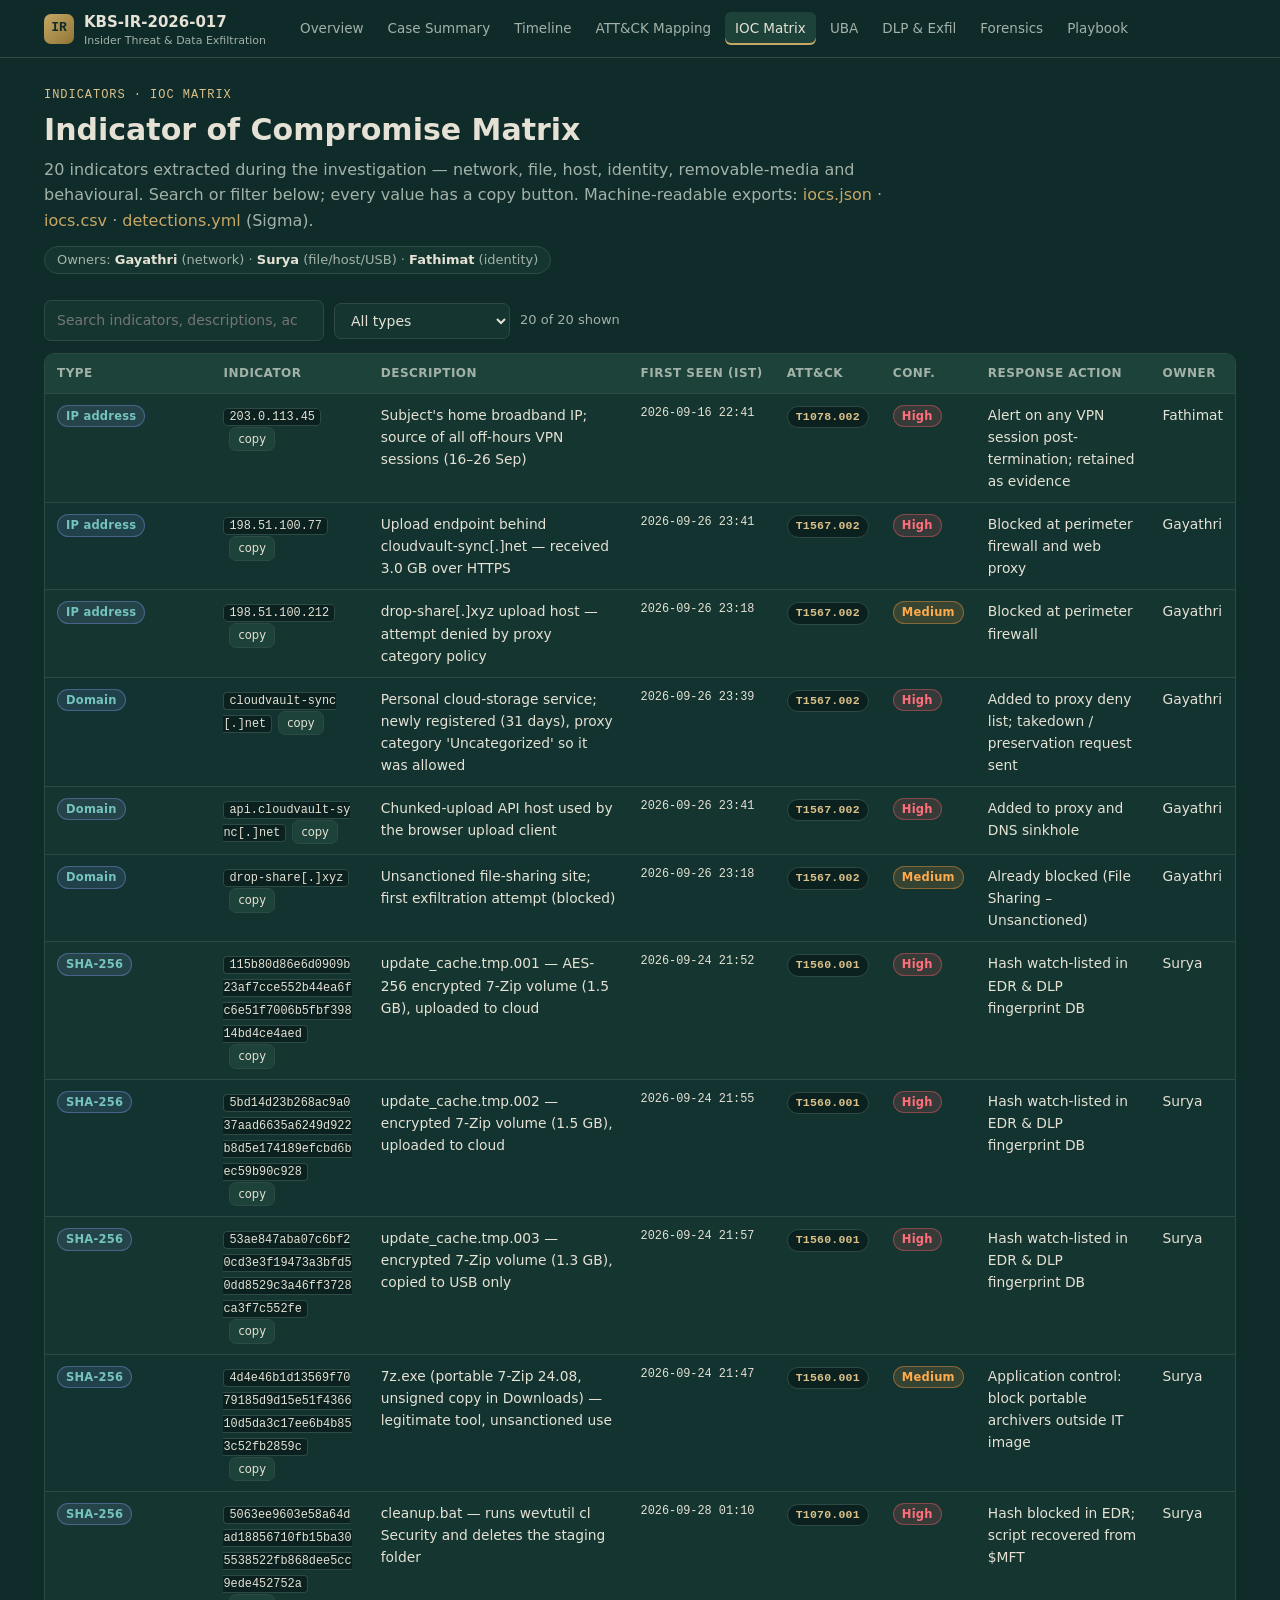
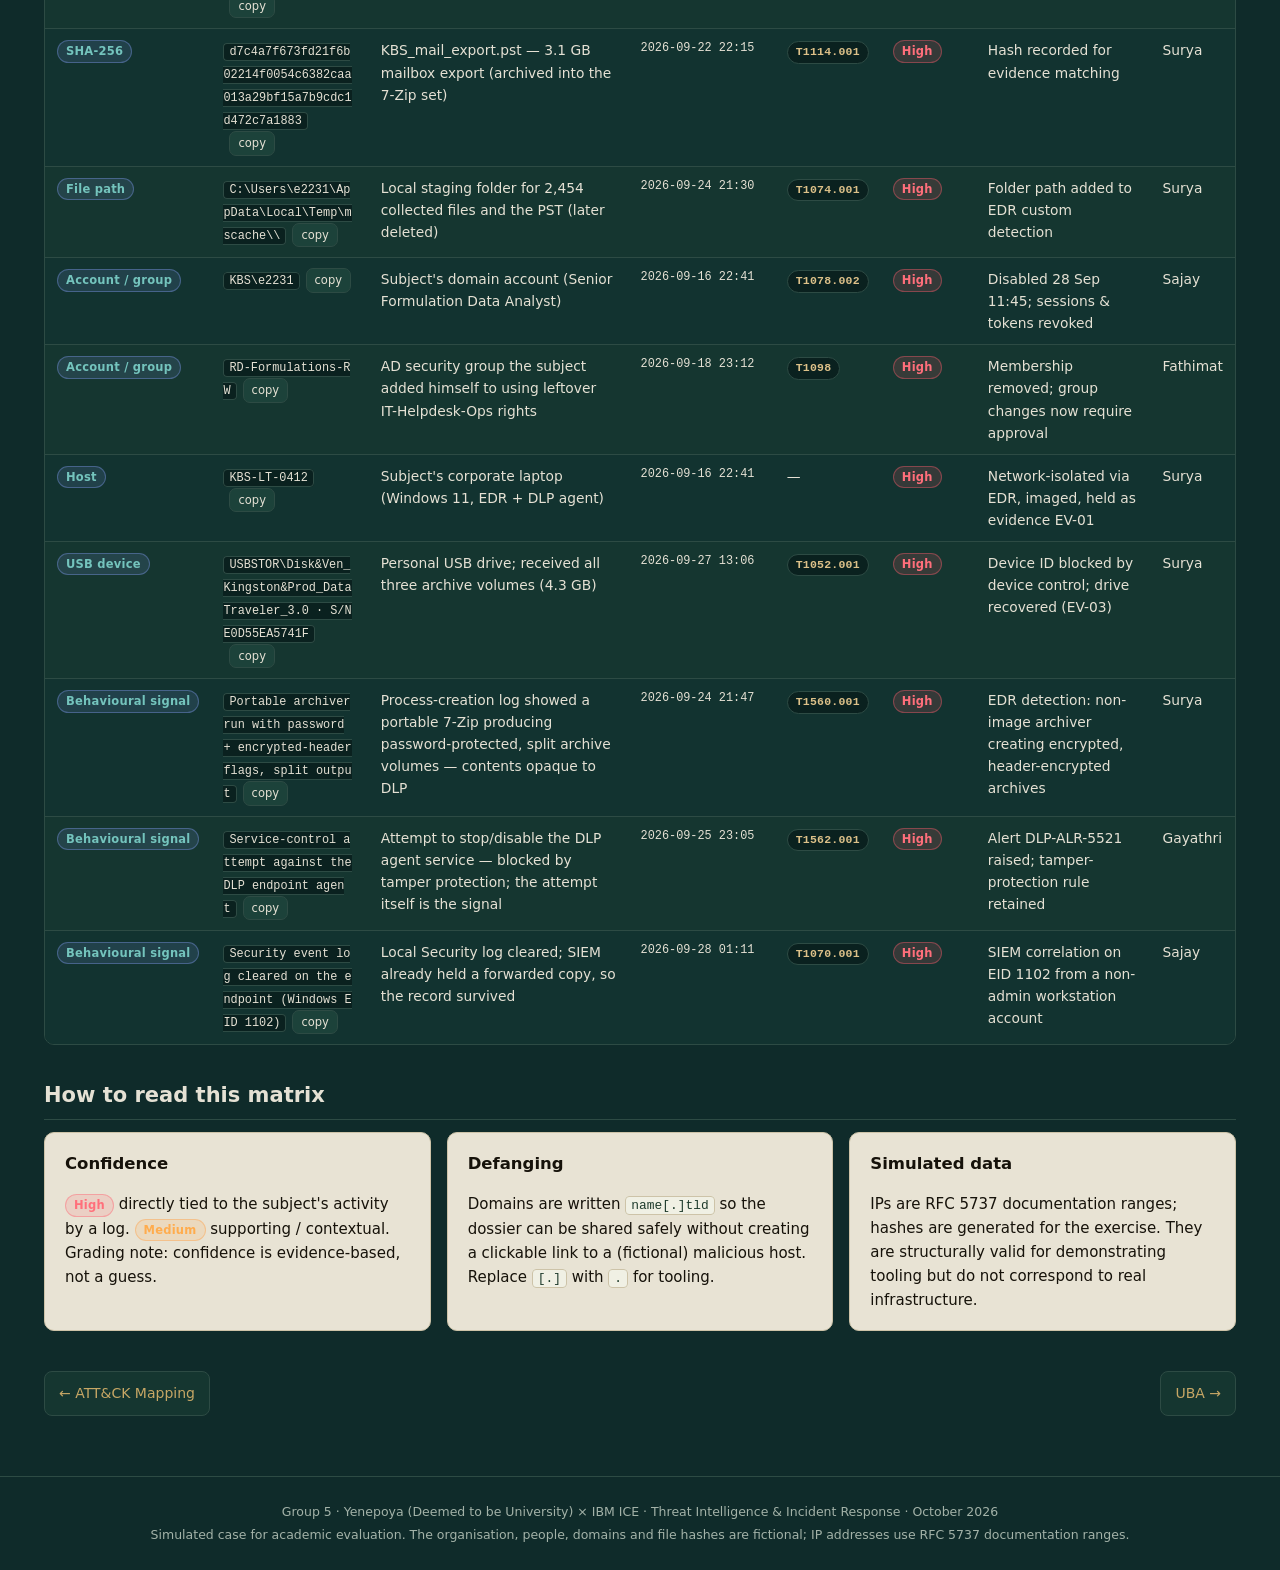
<file: indicators/ioc-matrix.html>
<!DOCTYPE html>
<html lang="en">
<head>
  <meta charset="UTF-8">
  <meta name="viewport" content="width=device-width, initial-scale=1.0">
  <meta name="description" content="Group 5 incident response dossier: insider threat, privilege abuse and data exfiltration (Case KBS-IR-2026-017).">
  <title>IOC Matrix · KBS-IR-2026-017 · Group 5</title>
  <link rel="stylesheet" href="../style.css">
</head>
<body data-page="iocs">
  <header class="topbar">
    <div class="topbar-inner">
      <a class="brand" href="../index.html">
        <span class="brand-mark">IR</span>
        <span>KBS-IR-2026-017<small>Insider Threat &amp; Data Exfiltration</small></span>
      </a>
      <nav class="nav" aria-label="Dossier sections">
        <a href="../index.html" data-page="home">Overview</a>
        <a href="../dossier/case-summary.html" data-page="summary">Case Summary</a>
        <a href="../dossier/timeline.html" data-page="timeline">Timeline</a>
        <a href="../dossier/attack-mapping.html" data-page="attack">ATT&amp;CK Mapping</a>
        <a href="../indicators/ioc-matrix.html" data-page="iocs">IOC Matrix</a>
        <a href="../dossier/uba-analysis.html" data-page="uba">UBA</a>
        <a href="../dossier/dlp-exfiltration.html" data-page="dlp">DLP &amp; Exfil</a>
        <a href="../dossier/forensic-evidence.html" data-page="forensics">Forensics</a>
        <a href="../dossier/playbook.html" data-page="playbook">Playbook</a>
      </nav>
    </div>
  </header>

  <main class="container">

    <section class="page-head">
      <div class="eyebrow">Indicators · IOC Matrix</div>
      <h1>Indicator of Compromise Matrix</h1>
      <p class="lead">20 indicators extracted during the investigation — network, file, host, identity, removable-media and
      behavioural. Search or filter below; every value has a copy button. Machine-readable exports:
      <a href="iocs.json">iocs.json</a> · <a href="iocs.csv">iocs.csv</a> · <a href="detections.yml">detections.yml</a> (Sigma).</p>
      <span class="owner">Owners: <b>Gayathri</b> (network) · <b>Surya</b> (file/host/USB) · <b>Fathimat</b> (identity)</span>
    </section>

    <div class="toolbar" data-table-filter="iocTable">
      <input type="search" placeholder="Search indicators, descriptions, actions…" aria-label="Search indicators">
      <select aria-label="Filter by indicator type"><option value="">All types</option><option value="ip">IP address</option><option value="domain">Domain</option><option value="hash">SHA-256</option><option value="file">File path</option><option value="account">Account / group</option><option value="host">Host</option><option value="usb">USB device</option><option value="behaviour">Behavioural signal</option></select>
      <span class="count"></span>
    </div>

    <div class="table-wrap">
      <table id="iocTable">
        <thead><tr><th>Type</th><th>Indicator</th><th>Description</th><th class="nowrap">First seen (IST)</th><th>ATT&amp;CK</th><th>Conf.</th><th>Response action</th><th>Owner</th></tr></thead>
        <tbody>
          <tr data-type="ip"><td class="nowrap"><span class="badge b-info">IP address</span></td><td><code>203.0.113.45</code><button class="btn btn-copy" data-copy="203.0.113.45">copy</button></td><td>Subject&#x27;s home broadband IP; source of all off-hours VPN sessions (16–26 Sep)</td><td class="nowrap mono">2026-09-16 22:41</td><td class="nowrap"><a class="badge b-tech" href="https://attack.mitre.org/techniques/T1078/002/" target="_blank" rel="noopener">T1078.002</a></td><td class="nowrap"><span class="badge b-crit">High</span></td><td>Alert on any VPN session post-termination; retained as evidence</td><td class="nowrap">Fathimat</td></tr>
<tr data-type="ip"><td class="nowrap"><span class="badge b-info">IP address</span></td><td><code>198.51.100.77</code><button class="btn btn-copy" data-copy="198.51.100.77">copy</button></td><td>Upload endpoint behind cloudvault-sync[.]net — received 3.0 GB over HTTPS</td><td class="nowrap mono">2026-09-26 23:41</td><td class="nowrap"><a class="badge b-tech" href="https://attack.mitre.org/techniques/T1567/002/" target="_blank" rel="noopener">T1567.002</a></td><td class="nowrap"><span class="badge b-crit">High</span></td><td>Blocked at perimeter firewall and web proxy</td><td class="nowrap">Gayathri</td></tr>
<tr data-type="ip"><td class="nowrap"><span class="badge b-info">IP address</span></td><td><code>198.51.100.212</code><button class="btn btn-copy" data-copy="198.51.100.212">copy</button></td><td>drop-share[.]xyz upload host — attempt denied by proxy category policy</td><td class="nowrap mono">2026-09-26 23:18</td><td class="nowrap"><a class="badge b-tech" href="https://attack.mitre.org/techniques/T1567/002/" target="_blank" rel="noopener">T1567.002</a></td><td class="nowrap"><span class="badge b-high">Medium</span></td><td>Blocked at perimeter firewall</td><td class="nowrap">Gayathri</td></tr>
<tr data-type="domain"><td class="nowrap"><span class="badge b-info">Domain</span></td><td><code>cloudvault-sync[.]net</code><button class="btn btn-copy" data-copy="cloudvault-sync[.]net">copy</button></td><td>Personal cloud-storage service; newly registered (31 days), proxy category &#x27;Uncategorized&#x27; so it was allowed</td><td class="nowrap mono">2026-09-26 23:39</td><td class="nowrap"><a class="badge b-tech" href="https://attack.mitre.org/techniques/T1567/002/" target="_blank" rel="noopener">T1567.002</a></td><td class="nowrap"><span class="badge b-crit">High</span></td><td>Added to proxy deny list; takedown / preservation request sent</td><td class="nowrap">Gayathri</td></tr>
<tr data-type="domain"><td class="nowrap"><span class="badge b-info">Domain</span></td><td><code>api.cloudvault-sync[.]net</code><button class="btn btn-copy" data-copy="api.cloudvault-sync[.]net">copy</button></td><td>Chunked-upload API host used by the browser upload client</td><td class="nowrap mono">2026-09-26 23:41</td><td class="nowrap"><a class="badge b-tech" href="https://attack.mitre.org/techniques/T1567/002/" target="_blank" rel="noopener">T1567.002</a></td><td class="nowrap"><span class="badge b-crit">High</span></td><td>Added to proxy and DNS sinkhole</td><td class="nowrap">Gayathri</td></tr>
<tr data-type="domain"><td class="nowrap"><span class="badge b-info">Domain</span></td><td><code>drop-share[.]xyz</code><button class="btn btn-copy" data-copy="drop-share[.]xyz">copy</button></td><td>Unsanctioned file-sharing site; first exfiltration attempt (blocked)</td><td class="nowrap mono">2026-09-26 23:18</td><td class="nowrap"><a class="badge b-tech" href="https://attack.mitre.org/techniques/T1567/002/" target="_blank" rel="noopener">T1567.002</a></td><td class="nowrap"><span class="badge b-high">Medium</span></td><td>Already blocked (File Sharing – Unsanctioned)</td><td class="nowrap">Gayathri</td></tr>
<tr data-type="hash"><td class="nowrap"><span class="badge b-info">SHA-256</span></td><td><code>115b80d86e6d0909b23af7cce552b44ea6fc6e51f7006b5fbf39814bd4ce4aed</code><button class="btn btn-copy" data-copy="115b80d86e6d0909b23af7cce552b44ea6fc6e51f7006b5fbf39814bd4ce4aed">copy</button></td><td>update_cache.tmp.001 — AES-256 encrypted 7-Zip volume (1.5 GB), uploaded to cloud</td><td class="nowrap mono">2026-09-24 21:52</td><td class="nowrap"><a class="badge b-tech" href="https://attack.mitre.org/techniques/T1560/001/" target="_blank" rel="noopener">T1560.001</a></td><td class="nowrap"><span class="badge b-crit">High</span></td><td>Hash watch-listed in EDR &amp; DLP fingerprint DB</td><td class="nowrap">Surya</td></tr>
<tr data-type="hash"><td class="nowrap"><span class="badge b-info">SHA-256</span></td><td><code>5bd14d23b268ac9a037aad6635a6249d922b8d5e174189efcbd6bec59b90c928</code><button class="btn btn-copy" data-copy="5bd14d23b268ac9a037aad6635a6249d922b8d5e174189efcbd6bec59b90c928">copy</button></td><td>update_cache.tmp.002 — encrypted 7-Zip volume (1.5 GB), uploaded to cloud</td><td class="nowrap mono">2026-09-24 21:55</td><td class="nowrap"><a class="badge b-tech" href="https://attack.mitre.org/techniques/T1560/001/" target="_blank" rel="noopener">T1560.001</a></td><td class="nowrap"><span class="badge b-crit">High</span></td><td>Hash watch-listed in EDR &amp; DLP fingerprint DB</td><td class="nowrap">Surya</td></tr>
<tr data-type="hash"><td class="nowrap"><span class="badge b-info">SHA-256</span></td><td><code>53ae847aba07c6bf20cd3e3f19473a3bfd50dd8529c3a46ff3728ca3f7c552fe</code><button class="btn btn-copy" data-copy="53ae847aba07c6bf20cd3e3f19473a3bfd50dd8529c3a46ff3728ca3f7c552fe">copy</button></td><td>update_cache.tmp.003 — encrypted 7-Zip volume (1.3 GB), copied to USB only</td><td class="nowrap mono">2026-09-24 21:57</td><td class="nowrap"><a class="badge b-tech" href="https://attack.mitre.org/techniques/T1560/001/" target="_blank" rel="noopener">T1560.001</a></td><td class="nowrap"><span class="badge b-crit">High</span></td><td>Hash watch-listed in EDR &amp; DLP fingerprint DB</td><td class="nowrap">Surya</td></tr>
<tr data-type="hash"><td class="nowrap"><span class="badge b-info">SHA-256</span></td><td><code>4d4e46b1d13569f7079185d9d15e51f436610d5da3c17ee6b4b853c52fb2859c</code><button class="btn btn-copy" data-copy="4d4e46b1d13569f7079185d9d15e51f436610d5da3c17ee6b4b853c52fb2859c">copy</button></td><td>7z.exe (portable 7-Zip 24.08, unsigned copy in Downloads) — legitimate tool, unsanctioned use</td><td class="nowrap mono">2026-09-24 21:47</td><td class="nowrap"><a class="badge b-tech" href="https://attack.mitre.org/techniques/T1560/001/" target="_blank" rel="noopener">T1560.001</a></td><td class="nowrap"><span class="badge b-high">Medium</span></td><td>Application control: block portable archivers outside IT image</td><td class="nowrap">Surya</td></tr>
<tr data-type="hash"><td class="nowrap"><span class="badge b-info">SHA-256</span></td><td><code>5063ee9603e58a64dad18856710fb15ba305538522fb868dee5cc9ede452752a</code><button class="btn btn-copy" data-copy="5063ee9603e58a64dad18856710fb15ba305538522fb868dee5cc9ede452752a">copy</button></td><td>cleanup.bat — runs wevtutil cl Security and deletes the staging folder</td><td class="nowrap mono">2026-09-28 01:10</td><td class="nowrap"><a class="badge b-tech" href="https://attack.mitre.org/techniques/T1070/001/" target="_blank" rel="noopener">T1070.001</a></td><td class="nowrap"><span class="badge b-crit">High</span></td><td>Hash blocked in EDR; script recovered from $MFT</td><td class="nowrap">Surya</td></tr>
<tr data-type="hash"><td class="nowrap"><span class="badge b-info">SHA-256</span></td><td><code>d7c4a7f673fd21f6b02214f0054c6382caa013a29bf15a7b9cdc1d472c7a1883</code><button class="btn btn-copy" data-copy="d7c4a7f673fd21f6b02214f0054c6382caa013a29bf15a7b9cdc1d472c7a1883">copy</button></td><td>KBS_mail_export.pst — 3.1 GB mailbox export (archived into the 7-Zip set)</td><td class="nowrap mono">2026-09-22 22:15</td><td class="nowrap"><a class="badge b-tech" href="https://attack.mitre.org/techniques/T1114/001/" target="_blank" rel="noopener">T1114.001</a></td><td class="nowrap"><span class="badge b-crit">High</span></td><td>Hash recorded for evidence matching</td><td class="nowrap">Surya</td></tr>
<tr data-type="file"><td class="nowrap"><span class="badge b-info">File path</span></td><td><code>C:\Users\e2231\AppData\Local\Temp\mscache\\</code><button class="btn btn-copy" data-copy="C:\Users\e2231\AppData\Local\Temp\mscache\\">copy</button></td><td>Local staging folder for 2,454 collected files and the PST (later deleted)</td><td class="nowrap mono">2026-09-24 21:30</td><td class="nowrap"><a class="badge b-tech" href="https://attack.mitre.org/techniques/T1074/001/" target="_blank" rel="noopener">T1074.001</a></td><td class="nowrap"><span class="badge b-crit">High</span></td><td>Folder path added to EDR custom detection</td><td class="nowrap">Surya</td></tr>
<tr data-type="account"><td class="nowrap"><span class="badge b-info">Account / group</span></td><td><code>KBS\e2231</code><button class="btn btn-copy" data-copy="KBS\e2231">copy</button></td><td>Subject&#x27;s domain account (Senior Formulation Data Analyst)</td><td class="nowrap mono">2026-09-16 22:41</td><td class="nowrap"><a class="badge b-tech" href="https://attack.mitre.org/techniques/T1078/002/" target="_blank" rel="noopener">T1078.002</a></td><td class="nowrap"><span class="badge b-crit">High</span></td><td>Disabled 28 Sep 11:45; sessions &amp; tokens revoked</td><td class="nowrap">Sajay</td></tr>
<tr data-type="account"><td class="nowrap"><span class="badge b-info">Account / group</span></td><td><code>RD-Formulations-RW</code><button class="btn btn-copy" data-copy="RD-Formulations-RW">copy</button></td><td>AD security group the subject added himself to using leftover IT-Helpdesk-Ops rights</td><td class="nowrap mono">2026-09-18 23:12</td><td class="nowrap"><a class="badge b-tech" href="https://attack.mitre.org/techniques/T1098/" target="_blank" rel="noopener">T1098</a></td><td class="nowrap"><span class="badge b-crit">High</span></td><td>Membership removed; group changes now require approval</td><td class="nowrap">Fathimat</td></tr>
<tr data-type="host"><td class="nowrap"><span class="badge b-info">Host</span></td><td><code>KBS-LT-0412</code><button class="btn btn-copy" data-copy="KBS-LT-0412">copy</button></td><td>Subject&#x27;s corporate laptop (Windows 11, EDR + DLP agent)</td><td class="nowrap mono">2026-09-16 22:41</td><td class="nowrap">—</td><td class="nowrap"><span class="badge b-crit">High</span></td><td>Network-isolated via EDR, imaged, held as evidence EV-01</td><td class="nowrap">Surya</td></tr>
<tr data-type="usb"><td class="nowrap"><span class="badge b-info">USB device</span></td><td><code>USBSTOR\Disk&amp;Ven_Kingston&amp;Prod_DataTraveler_3.0 · S/N E0D55EA5741F</code><button class="btn btn-copy" data-copy="USBSTOR\Disk&amp;Ven_Kingston&amp;Prod_DataTraveler_3.0 · S/N E0D55EA5741F">copy</button></td><td>Personal USB drive; received all three archive volumes (4.3 GB)</td><td class="nowrap mono">2026-09-27 13:06</td><td class="nowrap"><a class="badge b-tech" href="https://attack.mitre.org/techniques/T1052/001/" target="_blank" rel="noopener">T1052.001</a></td><td class="nowrap"><span class="badge b-crit">High</span></td><td>Device ID blocked by device control; drive recovered (EV-03)</td><td class="nowrap">Surya</td></tr>
<tr data-type="behaviour"><td class="nowrap"><span class="badge b-info">Behavioural signal</span></td><td><code>Portable archiver run with password + encrypted-header flags, split output</code><button class="btn btn-copy" data-copy="Portable archiver run with password + encrypted-header flags, split output">copy</button></td><td>Process-creation log showed a portable 7-Zip producing password-protected, split archive volumes — contents opaque to DLP</td><td class="nowrap mono">2026-09-24 21:47</td><td class="nowrap"><a class="badge b-tech" href="https://attack.mitre.org/techniques/T1560/001/" target="_blank" rel="noopener">T1560.001</a></td><td class="nowrap"><span class="badge b-crit">High</span></td><td>EDR detection: non-image archiver creating encrypted, header-encrypted archives</td><td class="nowrap">Surya</td></tr>
<tr data-type="behaviour"><td class="nowrap"><span class="badge b-info">Behavioural signal</span></td><td><code>Service-control attempt against the DLP endpoint agent</code><button class="btn btn-copy" data-copy="Service-control attempt against the DLP endpoint agent">copy</button></td><td>Attempt to stop/disable the DLP agent service — blocked by tamper protection; the attempt itself is the signal</td><td class="nowrap mono">2026-09-25 23:05</td><td class="nowrap"><a class="badge b-tech" href="https://attack.mitre.org/techniques/T1562/001/" target="_blank" rel="noopener">T1562.001</a></td><td class="nowrap"><span class="badge b-crit">High</span></td><td>Alert DLP-ALR-5521 raised; tamper-protection rule retained</td><td class="nowrap">Gayathri</td></tr>
<tr data-type="behaviour"><td class="nowrap"><span class="badge b-info">Behavioural signal</span></td><td><code>Security event log cleared on the endpoint (Windows EID 1102)</code><button class="btn btn-copy" data-copy="Security event log cleared on the endpoint (Windows EID 1102)">copy</button></td><td>Local Security log cleared; SIEM already held a forwarded copy, so the record survived</td><td class="nowrap mono">2026-09-28 01:11</td><td class="nowrap"><a class="badge b-tech" href="https://attack.mitre.org/techniques/T1070/001/" target="_blank" rel="noopener">T1070.001</a></td><td class="nowrap"><span class="badge b-crit">High</span></td><td>SIEM correlation on EID 1102 from a non-admin workstation account</td><td class="nowrap">Sajay</td></tr>
        </tbody>
      </table>
    </div>

    <h2>How to read this matrix</h2>
    <div class="grid grid-3">
      <div class="card"><h3>Confidence</h3><p><span class="badge b-crit">High</span> directly tied to the subject's activity by a
      log. <span class="badge b-high">Medium</span> supporting / contextual. Grading note: confidence is evidence-based, not a guess.</p></div>
      <div class="card"><h3>Defanging</h3><p>Domains are written <code>name[.]tld</code> so the dossier can be shared safely without
      creating a clickable link to a (fictional) malicious host. Replace <code>[.]</code> with <code>.</code> for tooling.</p></div>
      <div class="card"><h3>Simulated data</h3><p>IPs are RFC 5737 documentation ranges; hashes are generated for the exercise. They
      are structurally valid for demonstrating tooling but do not correspond to real infrastructure.</p></div>
    </div>

    <div class="pager"><a href="../dossier/attack-mapping.html">&larr; ATT&amp;CK Mapping</a><a href="../dossier/uba-analysis.html">UBA &rarr;</a></div>
  </main>

  <footer class="footer">
    <p>Group 5 · Yenepoya (Deemed to be University) × IBM ICE · Threat Intelligence &amp; Incident Response · October 2026</p>
    <p>Simulated case for academic evaluation. The organisation, people, domains and file hashes are fictional; IP addresses use RFC 5737 documentation ranges.</p>
  </footer>
  <script src="../script.js"></script>
</body>
</html>
</file>
<file: style.css>
/* =========================================================
   Group 5 — Insider Threat, Privilege Abuse & Data Exfiltration Response
   Case KBS-IR-2026-017 · Shared stylesheet
   ========================================================= */

:root {
  --bg: #0f2b2a;
  --bg-2: #103029;
  --panel: #153630;
  --panel-2: #1c423a;
  --line: #2d4b44;
  --text: #e5e1d4;
  --muted: #a3b2a8;
  --accent: #c7a765;
  --accent-2: #ddc189;
  --crit: #ff6f7b;
  --high: #ffac4d;
  --med: #f0d352;
  --low: #5fd196;
  --info: #74c4bd;
  --radius: 10px;
  --mono: "JetBrains Mono", "Cascadia Code", Consolas, "Courier New", monospace;
  --sans: "Segoe UI", system-ui, -apple-system, Roboto, "Helvetica Neue", Arial, sans-serif;
}

* { box-sizing: border-box; }

html { scroll-behavior: smooth; }

body {
  margin: 0;
  background: var(--bg);
  color: var(--text);
  font-family: var(--sans);
  font-size: 15px;
  line-height: 1.6;
}

a { color: var(--accent); text-decoration: none; }
a:hover { text-decoration: underline; }

code, .mono { font-family: var(--mono); font-size: 0.86em; }
code {
  background: #0a211f;
  border: 1px solid var(--line);
  border-radius: 4px;
  padding: 1px 5px;
  word-break: break-all;
}

pre {
  background: #0a211f;
  border: 1px solid var(--line);
  border-radius: var(--radius);
  padding: 14px 16px;
  overflow-x: auto;
  font-family: var(--mono);
  font-size: 0.84em;
  line-height: 1.5;
}

/* ---------- Header & navigation ---------- */
.topbar {
  position: sticky;
  top: 0;
  z-index: 50;
  background: rgba(15, 43, 42, 0.94);
  backdrop-filter: blur(6px);
  border-bottom: 1px solid var(--line);
}
.topbar-inner {
  max-width: 1240px;
  margin: 0 auto;
  padding: 10px 24px;
  display: flex;
  align-items: center;
  gap: 24px;
  flex-wrap: wrap;
}
.brand {
  display: flex;
  align-items: center;
  gap: 10px;
  font-weight: 700;
  color: var(--text);
  white-space: nowrap;
}
.brand:hover { text-decoration: none; }
.brand-mark {
  width: 30px; height: 30px;
  border-radius: 7px;
  display: grid; place-items: center;
  background: linear-gradient(135deg, var(--accent), #8f7636);
  color: #0f2b2a;
  font-weight: 700;
  font-family: var(--mono);
  font-size: 13px;
}
.brand small { display: block; color: var(--muted); font-weight: 400; font-size: 11px; line-height: 1.2; }

.nav { display: flex; flex-wrap: wrap; gap: 4px; }
.nav a {
  color: var(--muted);
  padding: 6px 10px;
  border-radius: 6px;
  font-size: 13.5px;
}
.nav a:hover { color: var(--text); background: var(--panel); text-decoration: none; }
.nav a.active { color: var(--text); background: var(--panel-2); box-shadow: inset 0 -2px 0 var(--accent); }

/* ---------- Layout ---------- */
.container { max-width: 1240px; margin: 0 auto; padding: 28px 24px 60px; }

.page-head { margin-bottom: 26px; }
.eyebrow {
  font-family: var(--mono);
  font-size: 12px;
  letter-spacing: 0.08em;
  text-transform: uppercase;
  color: var(--accent-2);
}
h1 { font-size: 30px; line-height: 1.25; margin: 6px 0 8px; }
h2 { font-size: 21px; margin: 34px 0 12px; padding-bottom: 6px; border-bottom: 1px solid var(--line); }
h3 { font-size: 16.5px; margin: 20px 0 8px; }
.lead { color: var(--muted); font-size: 16px; max-width: 900px; margin: 0; }
.owner {
  display: inline-block;
  margin-top: 12px;
  font-size: 13px;
  color: var(--muted);
  background: var(--panel);
  border: 1px solid var(--line);
  border-radius: 999px;
  padding: 3px 12px;
}
.owner b { color: var(--text); }

.grid { display: grid; gap: 16px; }
.grid-2 { grid-template-columns: repeat(2, minmax(0, 1fr)); }
.grid-3 { grid-template-columns: repeat(3, minmax(0, 1fr)); }
.grid-4 { grid-template-columns: repeat(4, minmax(0, 1fr)); }

.card {
  background: #e8e3d4;
  color: #16120a;
  border: 1px solid #cdc3a8;
  border-radius: var(--radius);
  padding: 18px 20px;
}
.card h2 { border-bottom-color: #cdc3a8; }
.card a:not(.badge) { color: #0f5a38; }
.card a:not(.badge):hover { color: #0a6b40; }
.card code { background: #f0f0e4; color: #1d3a2b; border-color: #cdc3a8; }
.card h3 { margin-top: 0; }
.card p:last-child { margin-bottom: 0; }
a.card { color: #16120a; display: block; transition: border-color .15s, transform .15s; }
a.card:hover { border-color: var(--accent); text-decoration: none; transform: translateY(-2px); }
a.card .go { color: #0f5a38; font-size: 13px; }

.stat .num { font-size: 28px; font-weight: 700; font-family: var(--mono); line-height: 1.2; }
.stat .label { color: #4b463a; font-size: 13px; }
.stat.crit .num { color: #c2303f; }
.stat.high .num { color: #b0660f; }
.stat.ok .num { color: #1b854f; }
.stat.info .num { color: #9a7b22; }

.callout {
  border-left: 4px solid var(--accent);
  background: var(--panel);
  border-radius: 0 var(--radius) var(--radius) 0;
  padding: 12px 16px;
  margin: 16px 0;
}
.callout.warn { border-left-color: var(--high); }
.callout.crit { border-left-color: var(--crit); }
.callout.ok { border-left-color: var(--low); }
.callout p { margin: 4px 0; }

ul.tight { margin: 6px 0; padding-left: 20px; }
ul.tight li { margin: 3px 0; }

/* ---------- Badges ---------- */
.badge {
  display: inline-block;
  padding: 1px 8px;
  border-radius: 999px;
  font-size: 11.5px;
  font-weight: 600;
  letter-spacing: 0.02em;
  border: 1px solid transparent;
  white-space: nowrap;
}
.b-crit { background: rgba(255, 93, 108, .15); color: var(--crit); border-color: rgba(255, 93, 108, .4); }
.b-high { background: rgba(255, 159, 67, .15); color: var(--high); border-color: rgba(255, 159, 67, .4); }
.b-med  { background: rgba(245, 213, 71, .13); color: var(--med); border-color: rgba(245, 213, 71, .35); }
.b-low  { background: rgba(90, 208, 138, .13); color: var(--low); border-color: rgba(90, 208, 138, .35); }
.b-info { background: rgba(138, 164, 255, .13); color: var(--info); border-color: rgba(138, 164, 255, .35); }
.b-tech {
  font-family: var(--mono);
  background: #0a211f;
  color: var(--accent-2);
  border-color: var(--line);
}

/* ---------- Tables ---------- */
.table-wrap { overflow-x: auto; border: 1px solid var(--line); border-radius: var(--radius); }
table { width: 100%; border-collapse: collapse; font-size: 13.8px; }
th, td { text-align: left; padding: 10px 12px; border-bottom: 1px solid var(--line); vertical-align: top; }
th {
  background: var(--panel-2);
  color: var(--muted);
  font-weight: 600;
  font-size: 12px;
  text-transform: uppercase;
  letter-spacing: 0.04em;
  position: sticky;
  top: 0;
}
tbody tr { background: var(--panel); }
tbody tr:nth-child(even) { background: #123330; }
tbody tr:hover { background: #18403a; }
tr:last-child td { border-bottom: none; }
td.nowrap, th.nowrap { white-space: nowrap; }

.toolbar { display: flex; gap: 10px; flex-wrap: wrap; align-items: center; margin: 12px 0; }
.toolbar input, .toolbar select {
  background: var(--panel);
  border: 1px solid var(--line);
  color: var(--text);
  border-radius: 7px;
  padding: 8px 12px;
  font: inherit;
  font-size: 14px;
}
.toolbar input { min-width: 280px; }
.toolbar input:focus, .toolbar select:focus { outline: 2px solid var(--accent); outline-offset: 1px; }
.toolbar .count { color: var(--muted); font-size: 13px; }

.btn {
  background: var(--panel-2);
  border: 1px solid var(--line);
  color: var(--text);
  border-radius: 7px;
  padding: 7px 12px;
  font: inherit;
  font-size: 13px;
  cursor: pointer;
}
.btn:hover { border-color: var(--accent); }
.btn.active { background: var(--accent); color: #0f2b2a; border-color: var(--accent); font-weight: 600; }
.btn-copy { padding: 2px 8px; font-size: 11.5px; margin-left: 6px; }

/* ---------- Kill-chain flow ---------- */
.flow { display: flex; flex-wrap: wrap; gap: 8px; align-items: stretch; margin: 10px 0; }
.flow .step {
  flex: 1 1 140px;
  background: var(--panel);
  border: 1px solid var(--line);
  border-top: 3px solid var(--accent);
  border-radius: 8px;
  padding: 10px 12px;
  font-size: 13px;
  position: relative;
}
.flow .step b { display: block; font-size: 13.5px; margin-bottom: 2px; }
.flow .step span { color: var(--muted); }
.flow .step.s-crit { border-top-color: var(--crit); }
.flow .step.s-high { border-top-color: var(--high); }
.flow .step.s-med  { border-top-color: var(--med); }

/* ---------- ATT&CK matrix ---------- */
.matrix { display: grid; grid-template-columns: repeat(8, minmax(130px, 1fr)); gap: 8px; overflow-x: auto; }
.matrix .col h4 {
  margin: 0 0 6px;
  font-size: 11.5px;
  text-transform: uppercase;
  letter-spacing: 0.04em;
  color: var(--muted);
  background: var(--panel-2);
  padding: 7px 8px;
  border-radius: 6px;
  min-height: 46px;
}
.matrix .col h4 small { display: block; font-family: var(--mono); color: var(--accent-2); font-weight: 400; }
.matrix .tech {
  display: block;
  background: rgba(255, 93, 108, .12);
  border: 1px solid rgba(255, 93, 108, .45);
  border-radius: 6px;
  padding: 7px 8px;
  margin-bottom: 6px;
  font-size: 12px;
  color: var(--text);
}
.matrix .tech.attempted { background: rgba(245, 213, 71, .10); border-color: rgba(245, 213, 71, .45); }
.matrix .tech b { display: block; font-family: var(--mono); font-size: 11px; color: var(--accent-2); }
.legend { display: flex; gap: 16px; flex-wrap: wrap; font-size: 13px; color: var(--muted); margin: 10px 0; }
.legend i { display: inline-block; width: 12px; height: 12px; border-radius: 3px; vertical-align: -1px; margin-right: 6px; }

/* ---------- Timeline ---------- */
.timeline { position: relative; margin: 10px 0 0; padding-left: 28px; }
.timeline::before {
  content: "";
  position: absolute;
  left: 9px; top: 4px; bottom: 4px;
  width: 2px;
  background: var(--line);
}
.tl-item { position: relative; margin-bottom: 14px; }
.tl-item::before {
  content: "";
  position: absolute;
  left: -25px; top: 16px;
  width: 12px; height: 12px;
  border-radius: 50%;
  background: var(--bg);
  border: 3px solid var(--accent);
}
.tl-item.attacker::before { border-color: var(--crit); }
.tl-item.detection::before { border-color: var(--med); }
.tl-item.response::before { border-color: var(--low); }
.tl-item .card { padding: 12px 16px; }
.tl-time { font-family: var(--mono); font-size: 12.5px; color: #8a6d1c; }
.tl-title { font-weight: 650; margin: 2px 0 4px; }
.tl-meta { display: flex; flex-wrap: wrap; gap: 6px; margin-top: 8px; align-items: center; }
.tl-meta .src { color: #46524a; font-size: 12.5px; }
.tl-item.hidden { display: none; }

/* ---------- Bar charts (CSS only) ---------- */
.bars { display: flex; align-items: flex-end; gap: 6px; height: 220px; padding: 10px 4px 0; border-bottom: 1px solid var(--line); }
.bars .bar { flex: 1; display: flex; flex-direction: column; justify-content: flex-end; align-items: center; height: 100%; }
.bars .bar .fill {
  width: 100%;
  border-radius: 4px 4px 0 0;
  background: linear-gradient(180deg, var(--accent), #8f7636);
  position: relative;
  min-height: 2px;
}
.bars .bar .fill.warn { background: linear-gradient(180deg, var(--high), #a8611f); }
.bars .bar .fill.crit { background: linear-gradient(180deg, var(--crit), #9c2633); }
.bars .bar .val { font-family: var(--mono); font-size: 11px; color: var(--muted); margin-bottom: 3px; }
.bars-x { display: flex; gap: 6px; padding: 4px 4px 0; }
.bars-x span { flex: 1; text-align: center; font-family: var(--mono); font-size: 10.5px; color: var(--muted); }
.threshold-note { font-size: 12.5px; color: var(--muted); margin-top: 8px; }

.hbar { margin: 10px 0; }
.hbar .row { display: grid; grid-template-columns: 210px 1fr 90px; gap: 10px; align-items: center; margin: 8px 0; font-size: 13.5px; }
.hbar .track { background: var(--bg-2); border: 1px solid var(--line); border-radius: 5px; height: 18px; overflow: hidden; }
.hbar .track span { display: block; height: 100%; background: var(--accent); }
.hbar .track span.crit { background: var(--crit); }
.hbar .track span.warn { background: var(--high); }
.hbar .track span.ok { background: var(--low); }
.hbar .v { font-family: var(--mono); text-align: right; color: var(--muted); }

/* ---------- Playbook steps ---------- */
.phase { border: 1px solid var(--line); border-radius: var(--radius); margin: 14px 0; overflow: hidden; }
.phase > summary {
  cursor: pointer;
  list-style: none;
  background: var(--panel-2);
  padding: 12px 16px;
  font-weight: 650;
  display: flex;
  gap: 10px;
  align-items: center;
}
.phase > summary::-webkit-details-marker { display: none; }
.phase > summary::before { content: "▸"; color: var(--accent); transition: transform .15s; }
.phase[open] > summary::before { transform: rotate(90deg); }
.phase .body { padding: 6px 18px 14px; background: var(--panel); }
ol.steps { padding-left: 22px; }
ol.steps li { margin: 7px 0; }
.decision {
  background: rgba(199, 167, 101, .10);
  border: 1px dashed rgba(199, 167, 101, .55);
  border-radius: 8px;
  padding: 8px 12px;
  margin: 8px 0;
  font-size: 14px;
}

/* ---------- Folder tree ---------- */
.tree { font-family: var(--mono); font-size: 13px; line-height: 1.7; white-space: pre; color: var(--muted); }
.tree b { color: var(--text); font-weight: 600; }

/* ---------- Footer ---------- */
.footer {
  border-top: 1px solid var(--line);
  color: var(--muted);
  font-size: 12.5px;
  text-align: center;
  padding: 22px;
}
.footer p { margin: 3px 0; }

.pager { display: flex; justify-content: space-between; gap: 12px; margin-top: 40px; }
.pager a { background: var(--panel); border: 1px solid var(--line); border-radius: 8px; padding: 10px 14px; font-size: 14px; }
.pager a:hover { border-color: var(--accent); text-decoration: none; }

/* ---------- Responsive ---------- */
@media (max-width: 980px) {
  .grid-4 { grid-template-columns: repeat(2, minmax(0, 1fr)); }
  .grid-3 { grid-template-columns: repeat(2, minmax(0, 1fr)); }
  .matrix { grid-template-columns: repeat(4, minmax(130px, 1fr)); }
}
@media (max-width: 640px) {
  .grid-2, .grid-3, .grid-4 { grid-template-columns: 1fr; }
  .matrix { grid-template-columns: repeat(2, minmax(130px, 1fr)); }
  .hbar .row { grid-template-columns: 1fr; gap: 4px; }
  h1 { font-size: 24px; }
  .toolbar input { min-width: 0; width: 100%; }
}

@media print {
  .topbar, .toolbar, .btn-copy, .pager { display: none; }
  body { background: #fff; color: #000; }
  .card, tbody tr, th { background: #fff !important; color: #000; }
}
</file>
